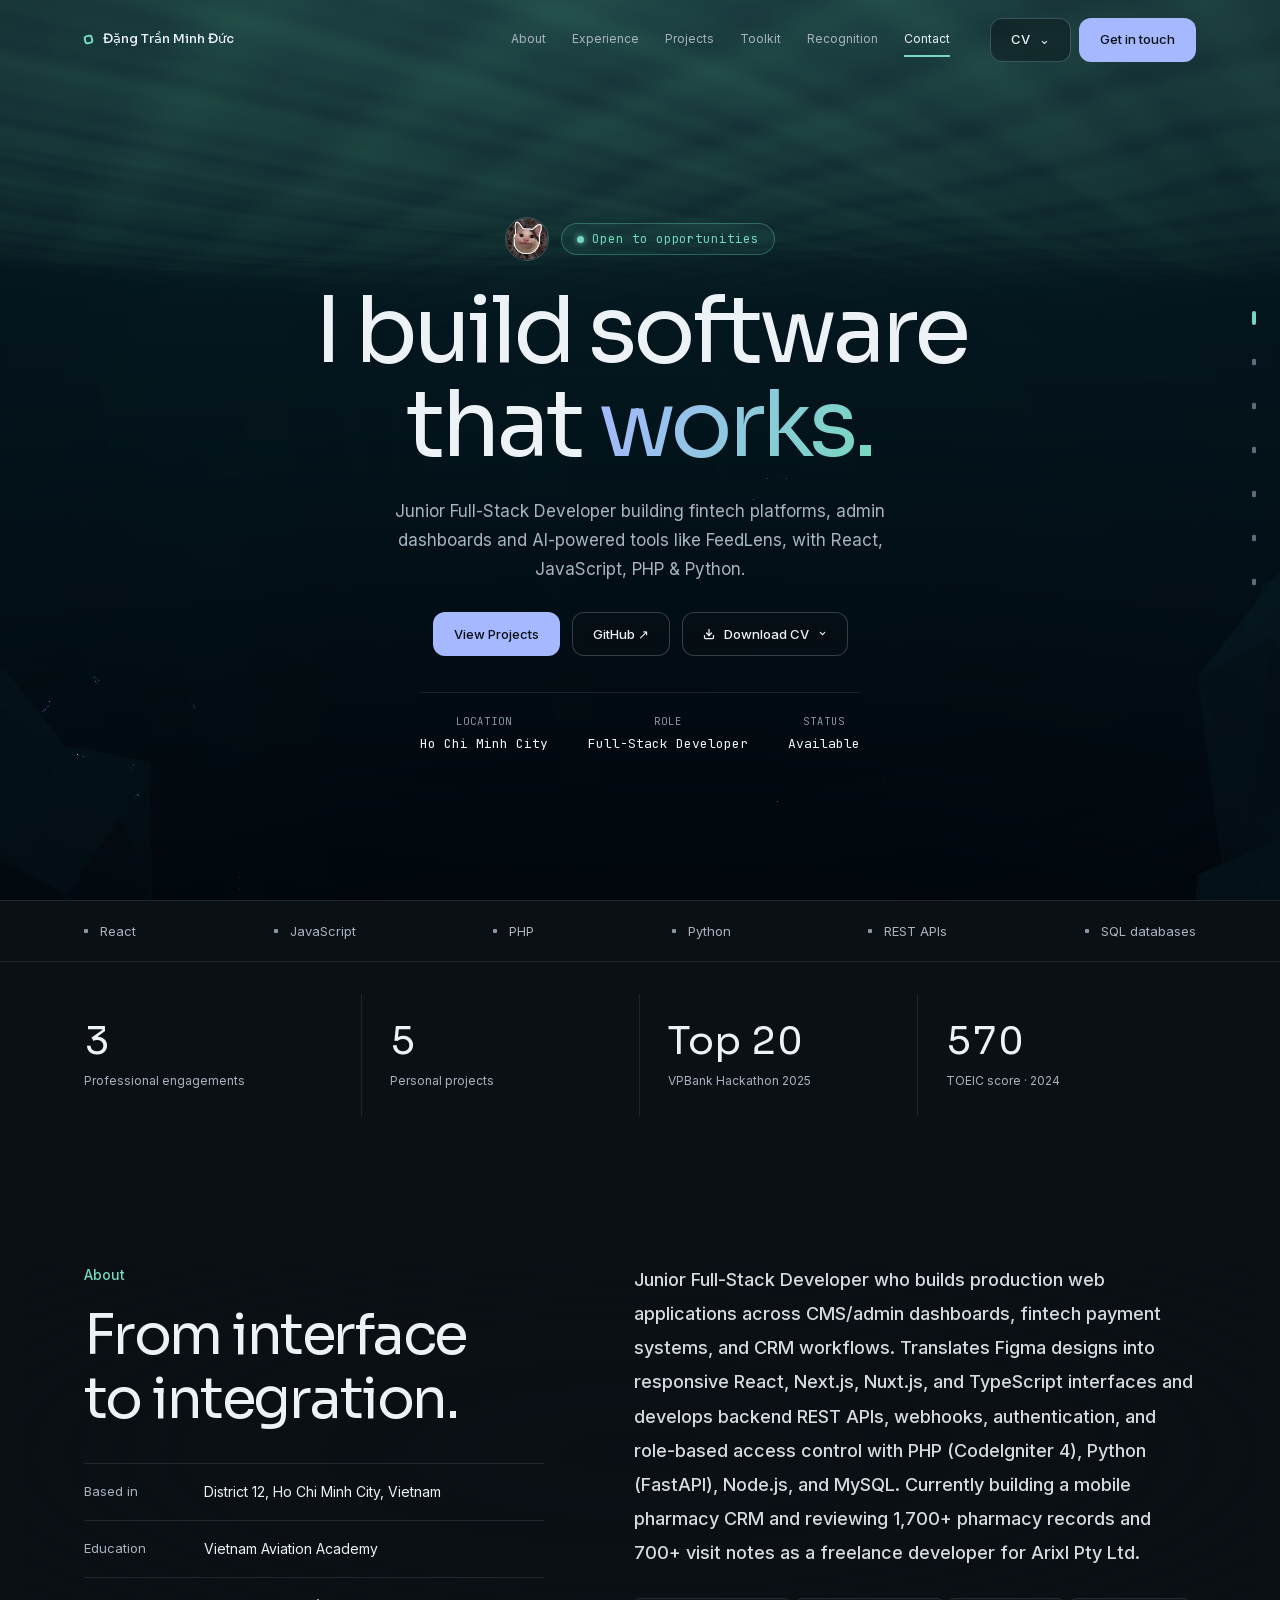
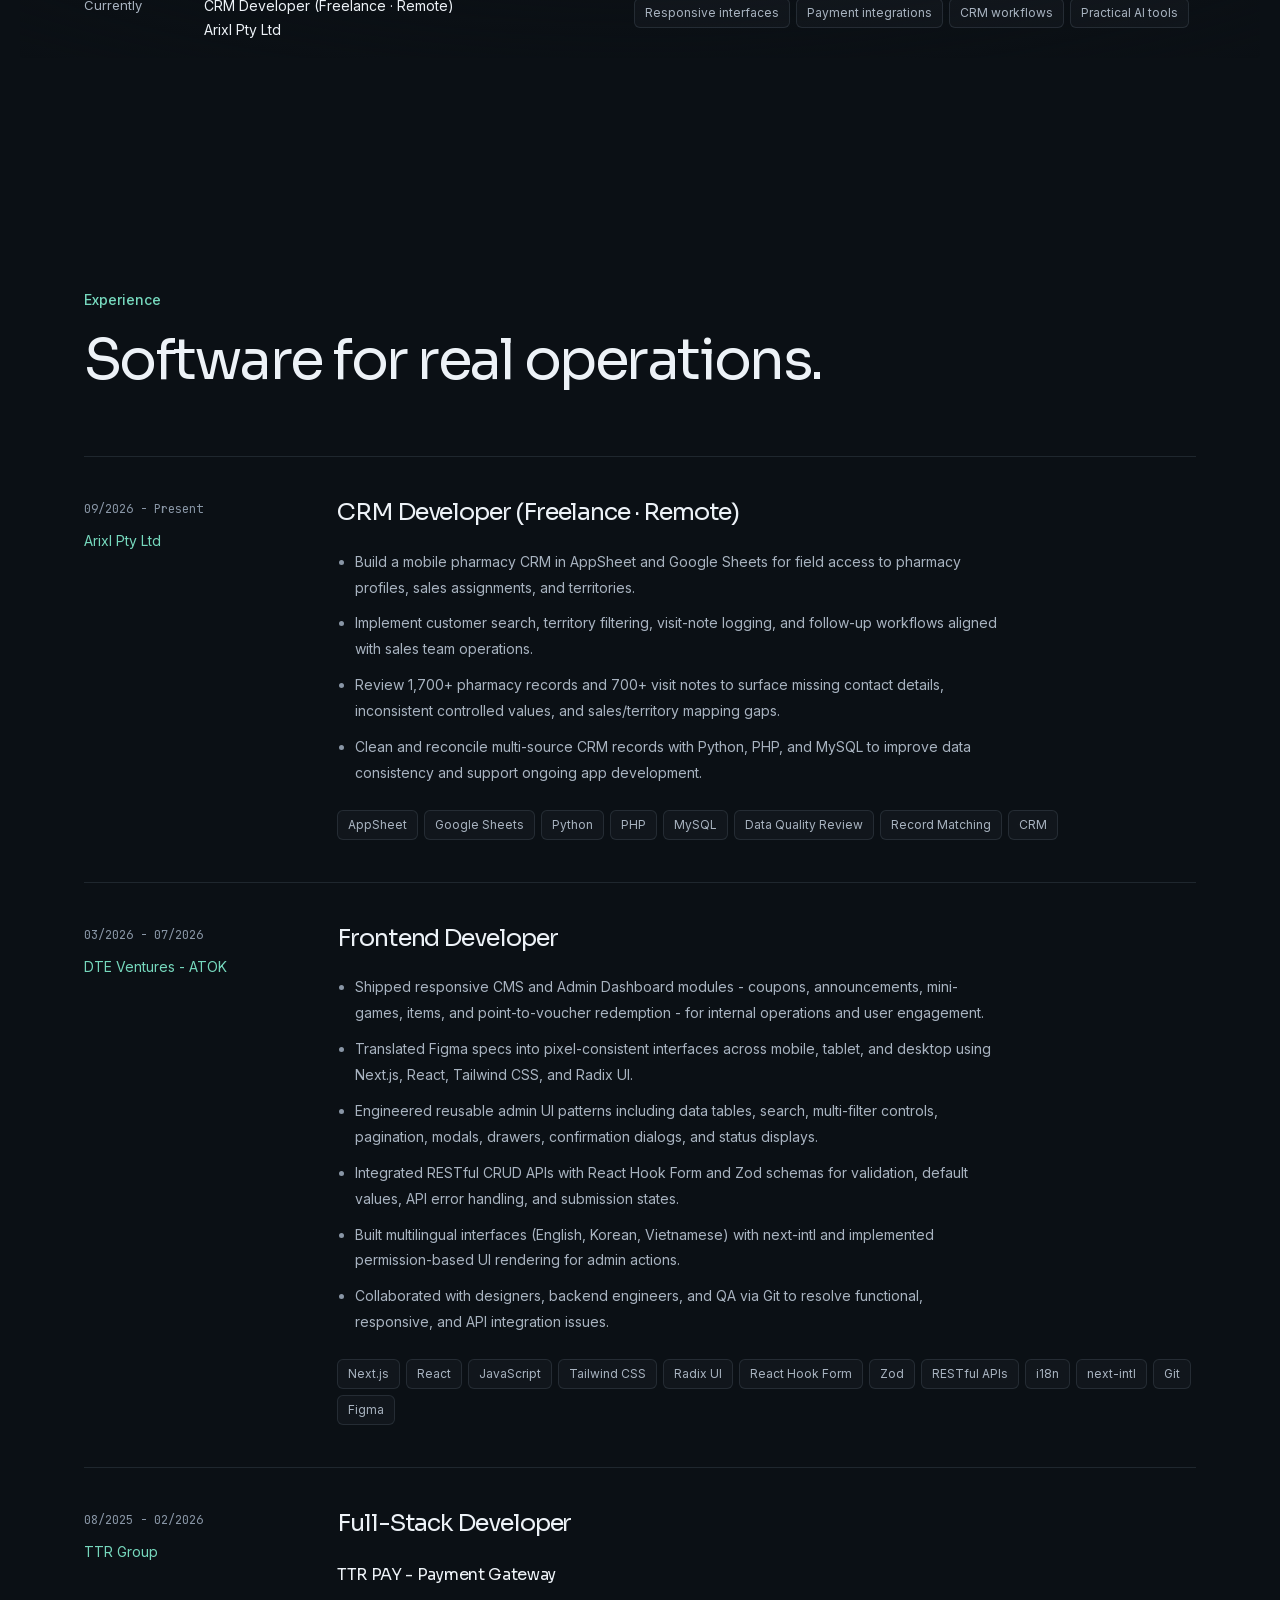
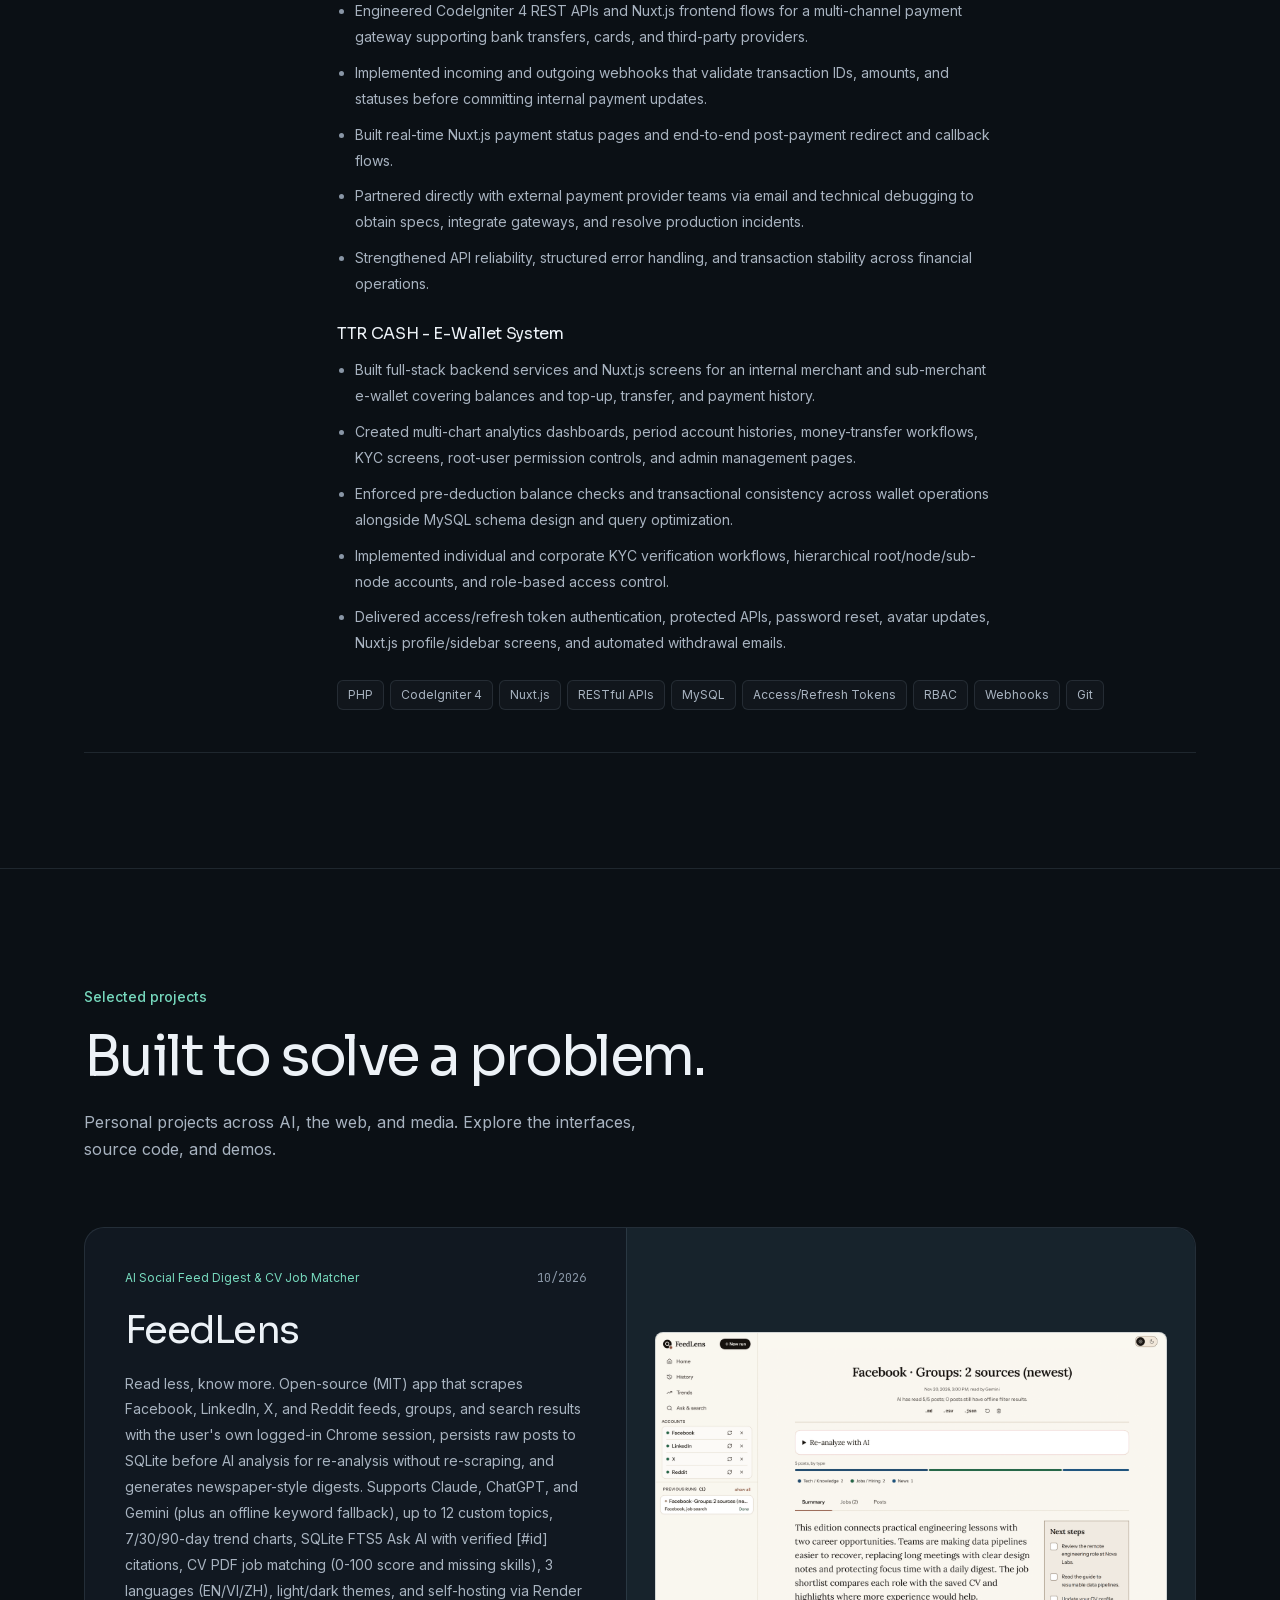
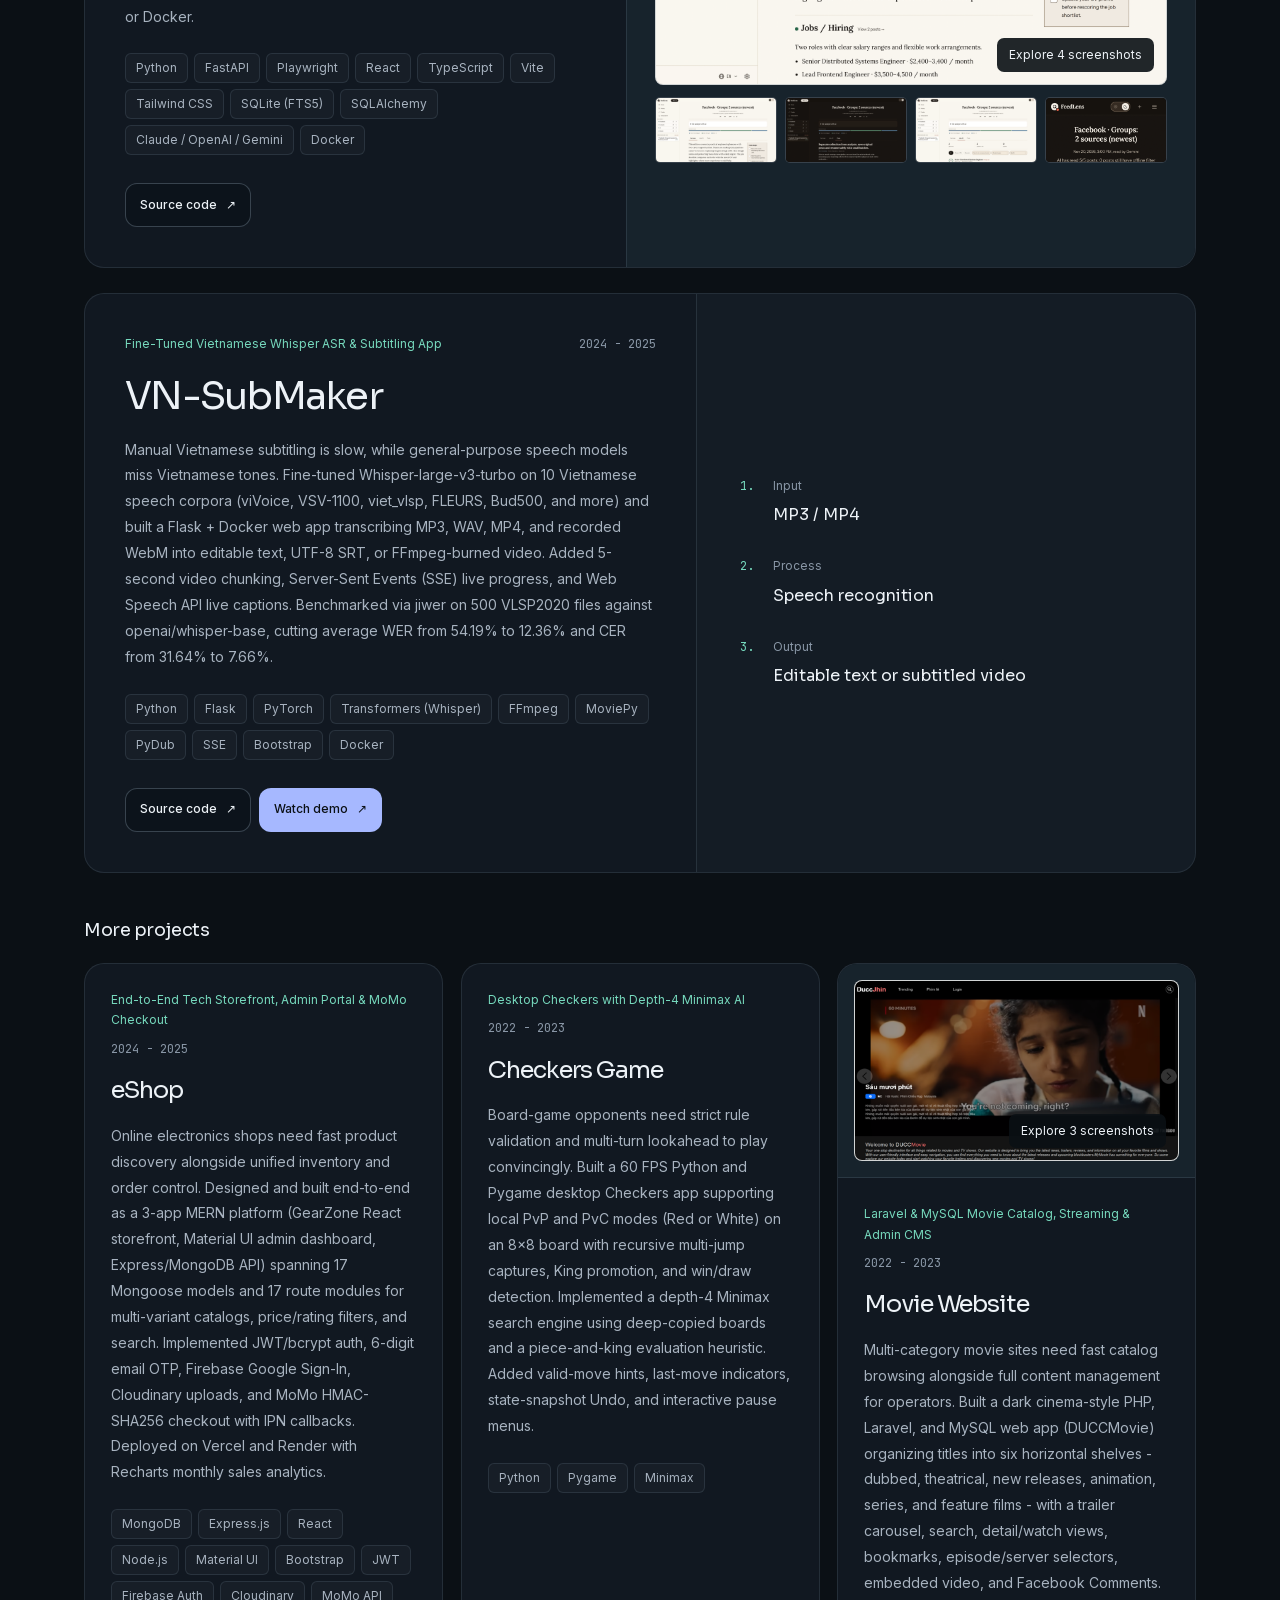
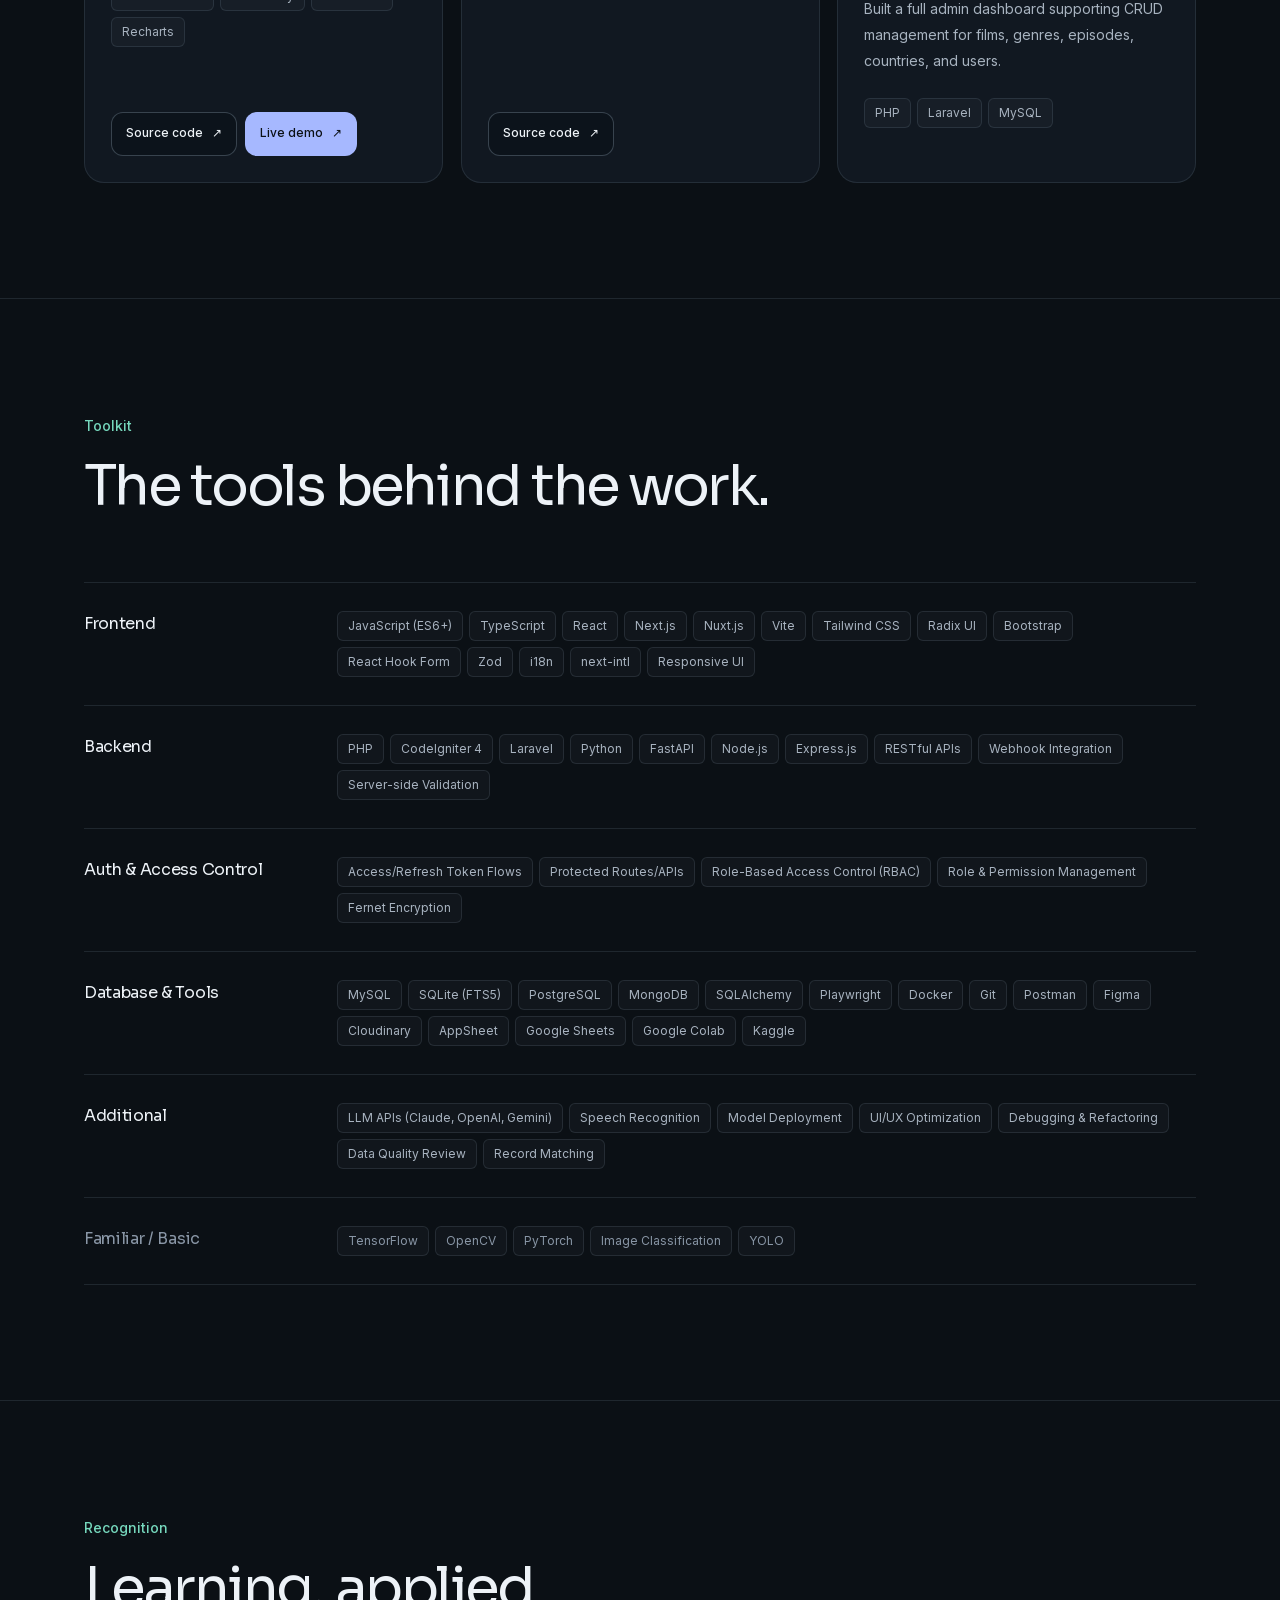
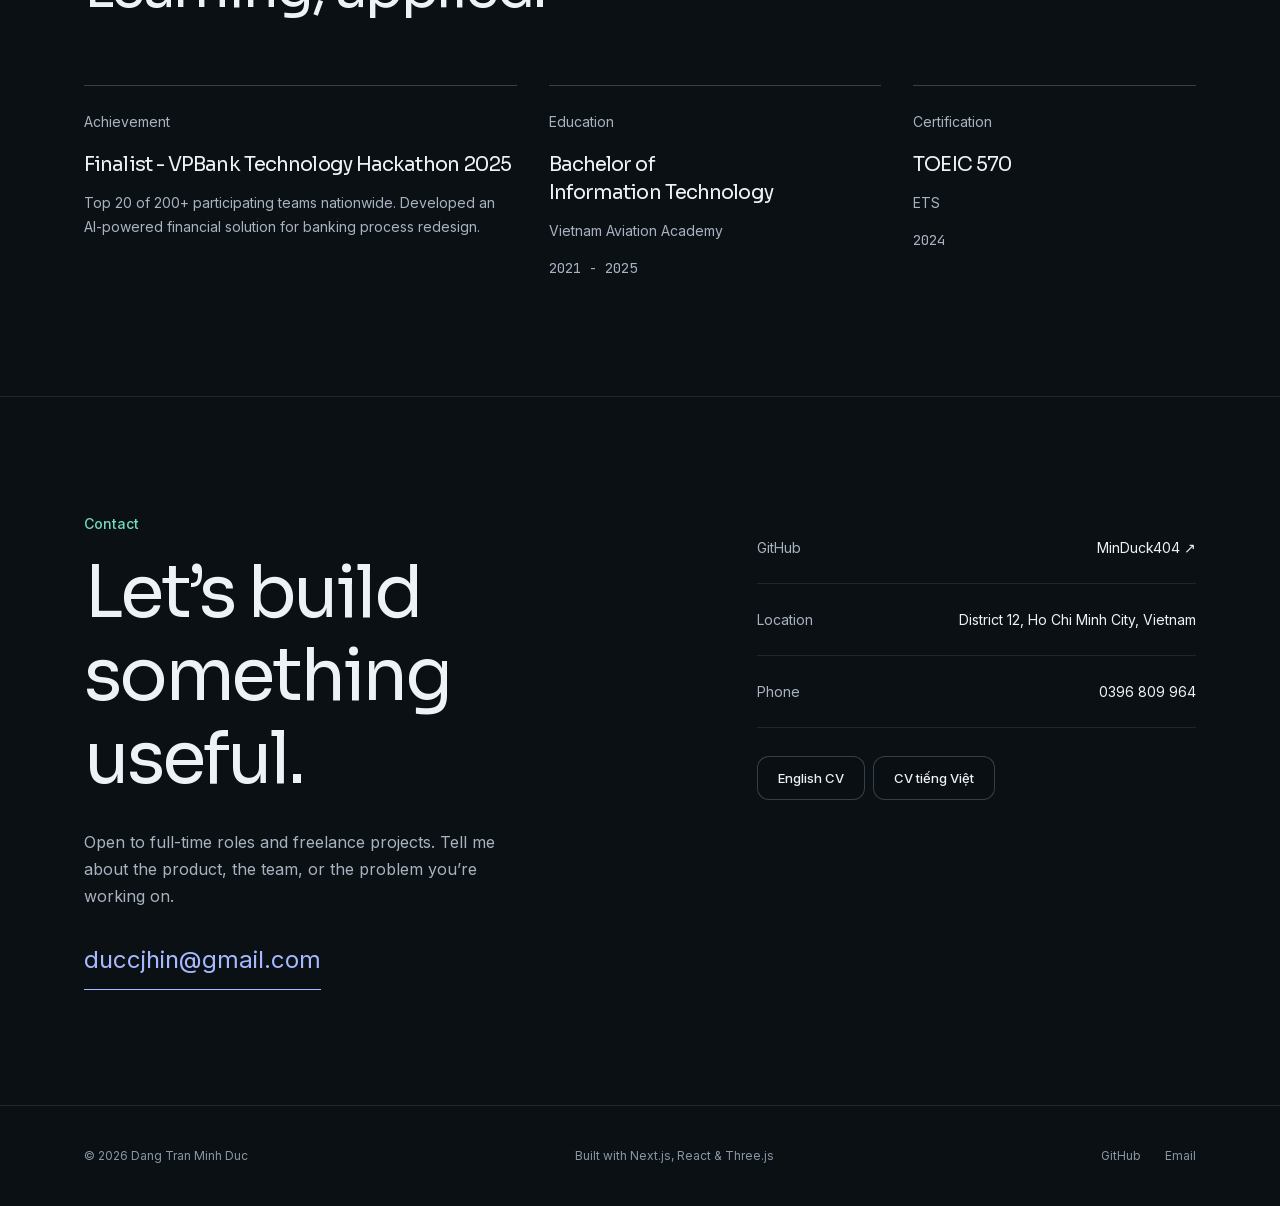
<file: index.html>
<!DOCTYPE html><html lang="en" class="_2cDd2q_variable FyAr4G_variable bf8DeW_variable"><head><meta charSet="utf-8"/><meta name="viewport" content="width=device-width, initial-scale=1"/><link rel="preload" href="/_next/static/media/07c7676b89ed2778-s.p.2bn3s6zvc0dyp.woff2" as="font" crossorigin="" type="font/woff2"/><link rel="preload" href="/_next/static/media/45462fd7b7c12654-s.p.0k62hbripvv8p.woff2" as="font" crossorigin="" type="font/woff2"/><link rel="preload" href="/_next/static/media/6ab8047046f37653-s.p.2c73azlrfvwd_.woff2" as="font" crossorigin="" type="font/woff2"/><link rel="preload" href="/_next/static/media/72eb887780d91848-s.p.1_wjncogyh-s7.woff2" as="font" crossorigin="" type="font/woff2"/><link rel="preload" href="/_next/static/media/abc90e3a599e849c-s.p.2y2uoi4t910qy.woff2" as="font" crossorigin="" type="font/woff2"/><link rel="preload" as="image" href="/avatar.png"/><link rel="stylesheet" href="/_next/static/chunks/1v0h8z31r_ug2.css" data-precedence="next"/><link rel="preload" as="script" fetchPriority="low" href="/_next/static/chunks/13yfvoe-sf31p.js"/><script src="/_next/static/chunks/3jutukwb4v1i2.js" async=""></script><script src="/_next/static/chunks/1k6vud4yuzdun.js" async=""></script><script src="/_next/static/chunks/turbopack-2u1d16houkiyo.js" async=""></script><script src="/_next/static/chunks/00se5r837o1p9.js" async=""></script><script src="/_next/static/chunks/1ez3kbrl2d0e9.js" async=""></script><script src="/_next/static/chunks/1g6-qc2a6ce0q.js" async=""></script><title>Dang Tran Minh Duc - Full-Stack Developer</title><meta name="description" content="Portfolio of Dang Tran Minh Duc. Junior Full-Stack Developer working with React · JavaScript · PHP · Python. Based in District 12, Ho Chi Minh City, Vietnam."/><meta name="author" content="Dang Tran Minh Duc"/><meta name="keywords" content="Full-Stack Developer,React,Next.js,PHP,Vietnam,Dang Tran Minh Duc"/><link rel="canonical" href="https://minduck404.github.io"/><meta property="og:title" content="Dang Tran Minh Duc - Full-Stack Developer"/><meta property="og:description" content="Junior Full-Stack Developer · React · JavaScript · PHP · Python"/><meta property="og:url" content="https://minduck404.github.io"/><meta property="og:type" content="website"/><meta name="twitter:card" content="summary"/><meta name="twitter:title" content="Dang Tran Minh Duc - Full-Stack Developer"/><meta name="twitter:description" content="Junior Full-Stack Developer · React · JavaScript · PHP · Python"/><link rel="icon" href="/favicon.ico?favicon.1a7jkmvumotou.ico" sizes="48x48" type="image/x-icon"/><link rel="icon" href="/icon.svg?icon.0v0g8li369ij8.svg" sizes="any" type="image/svg+xml"/><link rel="apple-touch-icon" href="/apple-icon.png?apple-icon.3u8dvg290znmr.png" sizes="180x180" type="image/png"/><meta name="next-size-adjust" content=""/><script src="/_next/static/chunks/0cz1d0mv5g_q7.js" noModule=""></script></head><body><div hidden=""><!--$--><!--/$--></div><a href="#main-content" class="skip-link">Skip to content</a><div class="preloader"><div class="preloader-name">Đặng Trần Minh Đức  -  Ho Chi Minh City, Vietnam</div><div class="preloader-bar-wrap"><div class="preloader-bar"></div></div></div><!--$!--><template data-dgst=""></template><!--/$--><div class="cursor-spotlight" aria-hidden="true"></div><header class="site-nav"><div class="section-inner nav-inner"><a href="#hero" class="brand" aria-label="Dang Tran Minh Duc, home"><span class="brand-mark" aria-hidden="true"></span>Đặng Trần Minh Đức</a><nav class="nav-desktop" aria-label="Main navigation"><a href="#about" class="nav-link">About</a><a href="#experience" class="nav-link">Experience</a><a href="#projects" class="nav-link">Projects</a><a href="#toolkit" class="nav-link">Toolkit</a><a href="#achievements" class="nav-link">Recognition</a><a href="#contact" class="nav-link">Contact</a></nav><div class="nav-actions"><div class="cv-dropdown-wrap"><button type="button" class="btn-cv-trigger">CV <span aria-hidden="true">⌄</span></button><div class="cv-dropdown"><div class="cv-dropdown-inner"><a href="/Dang-Tran-Minh-Duc-CV.pdf" download="" class="cv-option" lang="en">English CV</a><a href="/Dang-Tran-Minh-Duc-CV-VI.pdf" download="" class="cv-option" lang="vi">CV tiếng Việt</a></div></div></div><a href="#contact" class="btn-primary">Get in touch</a></div><button type="button" class="icon-button nav-hamburger" aria-label="Open navigation" aria-haspopup="dialog" aria-controls="mobile-navigation"><svg width="20" height="20" viewBox="0 0 24 24" fill="none" stroke="currentColor" stroke-width="1.5" aria-hidden="true"><path d="M4 8h16M4 16h16"></path></svg></button></div></header><dialog id="mobile-navigation" class="mobile-sheet" aria-labelledby="navigation-title" data-lenis-prevent="true"><div class="mobile-sheet-header"><span id="navigation-title">Navigation</span><button type="button" class="icon-button" aria-label="Close navigation">×</button></div><nav class="mobile-links" aria-label="Mobile navigation"><a href="#about">About</a><a href="#experience">Experience</a><a href="#projects">Projects</a><a href="#toolkit">Toolkit</a><a href="#achievements">Recognition</a><a href="#contact">Contact</a></nav><a href="mailto:duccjhin@gmail.com" class="btn-primary">Send an email</a><div class="mobile-downloads"><a href="/Dang-Tran-Minh-Duc-CV.pdf" download="" class="btn-secondary">English CV</a><a href="/Dang-Tran-Minh-Duc-CV-VI.pdf" download="" class="btn-secondary" lang="vi">CV tiếng Việt</a></div></dialog><div class="scroll-progress" aria-hidden="true" style="transform:scaleX(0)"></div><nav class="dot-nav" aria-label="Section navigation"><a href="#hero" aria-label="Home" aria-current="location"><span class="dot-nav-label">Home</span><span class="dot-nav-dot" aria-hidden="true"></span></a><a href="#about" aria-label="About"><span class="dot-nav-label">About</span><span class="dot-nav-dot" aria-hidden="true"></span></a><a href="#experience" aria-label="Experience"><span class="dot-nav-label">Experience</span><span class="dot-nav-dot" aria-hidden="true"></span></a><a href="#projects" aria-label="Projects"><span class="dot-nav-label">Projects</span><span class="dot-nav-dot" aria-hidden="true"></span></a><a href="#toolkit" aria-label="Toolkit"><span class="dot-nav-label">Toolkit</span><span class="dot-nav-dot" aria-hidden="true"></span></a><a href="#achievements" aria-label="Recognition"><span class="dot-nav-label">Recognition</span><span class="dot-nav-dot" aria-hidden="true"></span></a><a href="#contact" aria-label="Contact"><span class="dot-nav-label">Contact</span><span class="dot-nav-dot" aria-hidden="true"></span></a></nav><main id="main-content" tabindex="-1" class="page-content"><section id="hero" class="hero" style="scroll-margin-top:var(--nav-h)"><div class="section-inner hero-top"><div class="hero-identity"><div class="hero-avatar"><img alt="Dang Tran Minh Duc" decoding="async" data-nimg="fill" style="position:absolute;height:100%;width:100%;left:0;top:0;right:0;bottom:0;object-fit:cover;color:transparent" src="/avatar.png"/></div><span class="hero-status"><span class="hero-status-dot"></span>Open to opportunities</span></div><h1 class="hero-title">I build software<br/>that <span class="g">works.</span></h1></div><div class="section-inner hero-bottom"><p class="hero-sub">Junior Full-Stack Developer<!-- --> building fintech platforms, admin dashboards and AI-powered tools like FeedLens, with <!-- -->React, JavaScript, PHP &amp; Python<!-- -->.</p><div class="hero-ctas"><a href="#projects" class="btn-primary">View Projects</a><a href="https://github.com/MinDuck404" target="_blank" rel="noopener noreferrer" class="btn-secondary">GitHub ↗</a><div class="cv-dropdown-wrap"><button class="btn-cv-trigger"><svg width="12" height="12" viewBox="0 0 24 24" fill="none" stroke="currentColor" stroke-width="2.5" stroke-linecap="round" stroke-linejoin="round" aria-hidden="true"><path d="M21 15v4a2 2 0 0 1-2 2H5a2 2 0 0 1-2-2v-4"></path><polyline points="7 10 12 15 17 10"></polyline><line x1="12" y1="15" x2="12" y2="3"></line></svg>Download CV<svg width="9" height="9" viewBox="0 0 24 24" fill="none" stroke="currentColor" stroke-width="3" stroke-linecap="round" aria-hidden="true"><polyline points="6 9 12 15 18 9"></polyline></svg></button><div class="cv-dropdown"><div class="cv-dropdown-inner"><a href="/Dang-Tran-Minh-Duc-CV.pdf" download="" class="cv-option"><span>🇬🇧</span> English</a><a href="/Dang-Tran-Minh-Duc-CV-VI.pdf" download="" class="cv-option"><span>🇻🇳</span> Tiếng Việt</a></div></div></div></div><dl class="hero-meta"><div><dt>Location</dt><dd>Ho Chi Minh City</dd></div><div><dt>Role</dt><dd>Full-Stack Developer</dd></div><div><dt>Status</dt><dd>Available</dd></div></dl></div><style>
        .hero {
          position: relative; z-index: 1;
          min-height: 100svh;
          display: flex; flex-direction: column; justify-content: center; gap: 0;
          overflow: hidden;
          padding: calc(var(--nav-h) + 2.5rem) 0 3rem;
        }
        .hero-top, .hero-bottom {
          position: relative; z-index: 2; width: 100%;
          display: flex; flex-direction: column; align-items: center; text-align: center;
        }
        .hero-identity { display: flex; align-items: center; gap: 12px; margin-bottom: 1.5rem; }
        .hero-avatar {
          position: relative; width: 44px; height: 44px; flex-shrink: 0;
          border-radius: 50%; overflow: hidden;
          border: 1px solid var(--line-hi);
        }
        .hero-status {
          display: inline-flex; align-items: center; gap: 8px;
          padding: 0.3rem 0.95rem; border-radius: 999px;
          border: 1px solid rgba(111,227,196,0.3);
          background: rgba(111,227,196,0.06);
          font-family: var(--font-mono); font-size: 12px;
          color: var(--mint); letter-spacing: 0.08em;
        }
        .hero-status-dot {
          width: 7px; height: 7px; border-radius: 50%;
          background: var(--mint); box-shadow: 0 0 6px var(--mint);
          animation: heroPulse 2s ease-in-out infinite;
        }
        .hero-title {
          font-size: clamp(40px, 7.2vw, 92px);
          font-weight: 400; letter-spacing: -0.045em; line-height: 1.02;
          margin: 0;
        }
        .hero-sub {
          font-size: clamp(15px, 1.35vw, 17px);
          color: var(--muted); line-height: 1.7;
          max-width: 560px; margin: 1.5rem 0 1.75rem;
        }
        .hero-ctas { display: flex; gap: 0.75rem; flex-wrap: wrap; justify-content: center; align-items: center; }
        .hero-meta {
          display: flex; flex-wrap: wrap; justify-content: center; gap: 1rem 2.5rem;
          margin: 2.25rem 0 0; padding-top: 1.25rem;
          border-top: 1px solid var(--line);
        }
        .hero-meta dt {
          font-family: var(--font-mono); font-size: 10.5px; color: var(--dim);
          letter-spacing: 0.1em; text-transform: uppercase; margin-bottom: 2px;
        }
        .hero-meta dd { font-family: var(--font-mono); font-size: 13px; color: var(--text, #e9ecf1); margin: 0; }
        @keyframes heroPulse {
          0%, 100% { opacity: 1; }
          50%       { opacity: 0.4; }
        }
        @media (max-width: 700px) {
          .hero-meta { gap: 0.75rem 1.5rem; }
        }
        @media (prefers-reduced-motion: reduce) {
          .hero-status-dot { animation: none; }
        }
      </style></section><div class="ticker"><ul class="section-inner ticker-inner" aria-label="Core technologies"><li class="ticker-item">React</li><li class="ticker-item">JavaScript</li><li class="ticker-item">PHP</li><li class="ticker-item">Python</li><li class="ticker-item">REST APIs</li><li class="ticker-item">SQL databases</li></ul></div><section class="stats-section" aria-label="At a glance"><div class="section-inner"><div class="reveal "><dl class="stats-grid"><div class="stat-cell"><dt class="stat-label">Professional engagements</dt><dd class="stat-value">3</dd></div><div class="stat-cell"><dt class="stat-label">Personal projects</dt><dd class="stat-value">5</dd></div><div class="stat-cell" title="Top 20 of 200+ participating teams nationwide. Developed an AI-powered financial solution for banking process redesign."><dt class="stat-label">VPBank Hackathon 2025</dt><dd class="stat-value">Top 20</dd></div><div class="stat-cell"><dt class="stat-label">TOEIC score · 2024</dt><dd class="stat-value">570</dd></div></dl></div></div></section><section id="about" class="section" aria-labelledby="about-title"><div class="section-inner about-grid text-scrim"><div class="reveal "><span class="section-tag">About</span><h2 id="about-title" class="section-h2">From interface<br/>to integration.</h2><dl class="about-facts"><div><dt>Based in</dt><dd>District 12, Ho Chi Minh City, Vietnam</dd></div><div><dt>Education</dt><dd>Vietnam Aviation Academy</dd></div><div><dt>Currently</dt><dd>CRM Developer (Freelance · Remote)<br/>Arixl Pty Ltd</dd></div></dl></div><div class="reveal "><p class="about-summary">Junior Full-Stack Developer who builds production web applications across CMS/admin dashboards, fintech payment systems, and CRM workflows. Translates Figma designs into responsive React, Next.js, Nuxt.js, and TypeScript interfaces and develops backend REST APIs, webhooks, authentication, and role-based access control with PHP (CodeIgniter 4), Python (FastAPI), Node.js, and MySQL. Currently building a mobile pharmacy CRM and reviewing 1,700+ pharmacy records and 700+ visit notes as a freelance developer for Arixl Pty Ltd.</p><ul class="stack-list" style="margin-top:28px" aria-label="Focus areas"><li class="chip">Responsive interfaces</li><li class="chip">Payment integrations</li><li class="chip">CRM workflows</li><li class="chip">Practical AI tools</li></ul></div></div></section><section id="experience" class="section" aria-labelledby="experience-title"><div class="section-inner"><div class="reveal section-header"><span class="section-tag">Experience</span><h2 id="experience-title" class="section-h2">Software for real operations.</h2></div><div class="experience-list"><div class="reveal "><article class="exp-row"><div><p class="exp-dates">09/2026 - Present</p><p class="exp-company">Arixl Pty Ltd</p></div><div class="exp-content"><h3 class="exp-role">CRM Developer (Freelance · Remote)</h3><ul class="exp-bullets"><li>Build a mobile pharmacy CRM in AppSheet and Google Sheets for field access to pharmacy profiles, sales assignments, and territories.</li><li>Implement customer search, territory filtering, visit-note logging, and follow-up workflows aligned with sales team operations.</li><li>Review 1,700+ pharmacy records and 700+ visit notes to surface missing contact details, inconsistent controlled values, and sales/territory mapping gaps.</li><li>Clean and reconcile multi-source CRM records with Python, PHP, and MySQL to improve data consistency and support ongoing app development.</li></ul><ul class="stack-list" aria-label="Arixl Pty Ltd technologies"><li class="chip">AppSheet</li><li class="chip">Google Sheets</li><li class="chip">Python</li><li class="chip">PHP</li><li class="chip">MySQL</li><li class="chip">Data Quality Review</li><li class="chip">Record Matching</li><li class="chip">CRM</li></ul></div></article></div><div class="reveal "><article class="exp-row"><div><p class="exp-dates">03/2026 - 07/2026</p><p class="exp-company">DTE Ventures - ATOK</p></div><div class="exp-content"><h3 class="exp-role">Frontend Developer</h3><ul class="exp-bullets"><li>Shipped responsive CMS and Admin Dashboard modules - coupons, announcements, mini-games, items, and point-to-voucher redemption - for internal operations and user engagement.</li><li>Translated Figma specs into pixel-consistent interfaces across mobile, tablet, and desktop using Next.js, React, Tailwind CSS, and Radix UI.</li><li>Engineered reusable admin UI patterns including data tables, search, multi-filter controls, pagination, modals, drawers, confirmation dialogs, and status displays.</li><li>Integrated RESTful CRUD APIs with React Hook Form and Zod schemas for validation, default values, API error handling, and submission states.</li><li>Built multilingual interfaces (English, Korean, Vietnamese) with next-intl and implemented permission-based UI rendering for admin actions.</li><li>Collaborated with designers, backend engineers, and QA via Git to resolve functional, responsive, and API integration issues.</li></ul><ul class="stack-list" aria-label="DTE Ventures - ATOK technologies"><li class="chip">Next.js</li><li class="chip">React</li><li class="chip">JavaScript</li><li class="chip">Tailwind CSS</li><li class="chip">Radix UI</li><li class="chip">React Hook Form</li><li class="chip">Zod</li><li class="chip">RESTful APIs</li><li class="chip">i18n</li><li class="chip">next-intl</li><li class="chip">Git</li><li class="chip">Figma</li></ul></div></article></div><div class="reveal "><article class="exp-row"><div><p class="exp-dates">08/2025 - 02/2026</p><p class="exp-company">TTR Group</p></div><div class="exp-content"><h3 class="exp-role">Full-Stack Developer</h3><div class="exp-project"><h4>TTR PAY - Payment Gateway</h4><ul class="exp-bullets"><li>Engineered CodeIgniter 4 REST APIs and Nuxt.js frontend flows for a multi-channel payment gateway supporting bank transfers, cards, and third-party providers.</li><li>Implemented incoming and outgoing webhooks that validate transaction IDs, amounts, and statuses before committing internal payment updates.</li><li>Built real-time Nuxt.js payment status pages and end-to-end post-payment redirect and callback flows.</li><li>Partnered directly with external payment provider teams via email and technical debugging to obtain specs, integrate gateways, and resolve production incidents.</li><li>Strengthened API reliability, structured error handling, and transaction stability across financial operations.</li></ul></div><div class="exp-project"><h4>TTR CASH - E-Wallet System</h4><ul class="exp-bullets"><li>Built full-stack backend services and Nuxt.js screens for an internal merchant and sub-merchant e-wallet covering balances and top-up, transfer, and payment history.</li><li>Created multi-chart analytics dashboards, period account histories, money-transfer workflows, KYC screens, root-user permission controls, and admin management pages.</li><li>Enforced pre-deduction balance checks and transactional consistency across wallet operations alongside MySQL schema design and query optimization.</li><li>Implemented individual and corporate KYC verification workflows, hierarchical root/node/sub-node accounts, and role-based access control.</li><li>Delivered access/refresh token authentication, protected APIs, password reset, avatar updates, Nuxt.js profile/sidebar screens, and automated withdrawal emails.</li></ul></div><ul class="stack-list" aria-label="TTR Group technologies"><li class="chip">PHP</li><li class="chip">CodeIgniter 4</li><li class="chip">Nuxt.js</li><li class="chip">RESTful APIs</li><li class="chip">MySQL</li><li class="chip">Access/Refresh Tokens</li><li class="chip">RBAC</li><li class="chip">Webhooks</li><li class="chip">Git</li></ul></div></article></div></div></div></section><section id="projects" class="section section-tinted" aria-labelledby="projects-title"><div class="section-inner"><div class="reveal section-header"><span class="section-tag">Selected projects</span><h2 id="projects-title" class="section-h2">Built to solve a problem.</h2><p class="section-intro">Personal projects across AI, the web, and media. Explore the interfaces, source code, and demos.</p></div><div class="featured-projects"><div class="reveal "><div class="project-card project-featured" style="transform:perspective(1200px)"><article class="project-layout" aria-labelledby="feedlens-title"><div class="project-content"><div class="project-meta"><span>AI Social Feed Digest &amp; CV Job Matcher</span><span class="metadata">10/2026</span></div><h3 id="feedlens-title" class="project-title">FeedLens</h3><p class="project-description">Read less, know more. Open-source (MIT) app that scrapes Facebook, LinkedIn, X, and Reddit feeds, groups, and search results with the user&#x27;s own logged-in Chrome session, persists raw posts to SQLite before AI analysis for re-analysis without re-scraping, and generates newspaper-style digests. Supports Claude, ChatGPT, and Gemini (plus an offline keyword fallback), up to 12 custom topics, 7/30/90-day trend charts, SQLite FTS5 Ask AI with verified [#id] citations, CV PDF job matching (0-100 score and missing skills), 3 languages (EN/VI/ZH), light/dark themes, and self-hosting via Render or Docker.</p><ul class="stack-list" aria-label="FeedLens technologies"><li class="chip">Python</li><li class="chip">FastAPI</li><li class="chip">Playwright</li><li class="chip">React</li><li class="chip">TypeScript</li><li class="chip">Vite</li><li class="chip">Tailwind CSS</li><li class="chip">SQLite (FTS5)</li><li class="chip">SQLAlchemy</li><li class="chip">Claude / OpenAI / Gemini</li><li class="chip">Docker</li></ul><div class="project-actions"><a href="https://github.com/MinDuck404/feedlens" target="_blank" rel="noopener noreferrer" class="btn-code" aria-label="View FeedLens source code">Source code <span aria-hidden="true">↗</span></a></div></div><div class="project-media"><button type="button" class="project-cover" aria-label="Open FeedLens screenshot gallery" aria-haspopup="dialog"><img alt="FeedLens application interface" loading="lazy" width="1200" height="800" decoding="async" data-nimg="1" style="color:transparent" src="/feedlens/feedlens-1.png"/><span class="project-preview-label">Explore <!-- -->4<!-- --> screenshots</span></button><div class="project-thumbnails" aria-label="FeedLens screenshots"><button type="button" aria-label="Open FeedLens screenshot 1" aria-haspopup="dialog"><img alt="" loading="lazy" width="200" height="120" decoding="async" data-nimg="1" style="color:transparent" src="/feedlens/feedlens-1.png"/></button><button type="button" aria-label="Open FeedLens screenshot 2" aria-haspopup="dialog"><img alt="" loading="lazy" width="200" height="120" decoding="async" data-nimg="1" style="color:transparent" src="/feedlens/feedlens-2.png"/></button><button type="button" aria-label="Open FeedLens screenshot 3" aria-haspopup="dialog"><img alt="" loading="lazy" width="200" height="120" decoding="async" data-nimg="1" style="color:transparent" src="/feedlens/feedlens-3.png"/></button><button type="button" aria-label="Open FeedLens screenshot 4" aria-haspopup="dialog"><img alt="" loading="lazy" width="200" height="120" decoding="async" data-nimg="1" style="color:transparent" src="/feedlens/feedlens-4.png"/></button></div></div><dialog class="lightbox" aria-labelledby="feedlens-gallery-title" data-lenis-prevent="true"><div class="lightbox-header"><h3 id="feedlens-gallery-title">FeedLens<!-- --> <span class="metadata">/ Screenshot <!-- -->1<!-- --> of <!-- -->4</span></h3><div class="lightbox-tools"><button type="button" class="icon-button" disabled="" aria-label="Zoom out">−</button><button type="button" class="icon-button" aria-label="Reset zoom" style="width:60px;font-size:12px">100<!-- -->%</button><button type="button" class="icon-button" aria-label="Zoom in">+</button><button type="button" class="icon-button" aria-label="Close screenshot gallery">×</button></div></div><div class="lightbox-stage"><div class="lightbox-image-viewport"><div class="lightbox-image-size" style="width:100%;height:100%"><img alt="FeedLens application, screenshot 1 of 4" draggable="false" loading="lazy" width="1600" height="1000" decoding="async" data-nimg="1" class="lightbox-image" style="color:transparent" src="/feedlens/feedlens-1.png"/></div></div><button type="button" class="icon-button lightbox-prev" aria-label="Previous screenshot">‹</button><button type="button" class="icon-button lightbox-next" aria-label="Next screenshot">›</button></div><div class="lightbox-footer" aria-label="Choose screenshot"><button type="button" class="lightbox-thumb" aria-pressed="true" aria-label="Show screenshot 1"><img alt="" loading="lazy" width="152" height="92" decoding="async" data-nimg="1" style="color:transparent" src="/feedlens/feedlens-1.png"/></button><button type="button" class="lightbox-thumb" aria-pressed="false" aria-label="Show screenshot 2"><img alt="" loading="lazy" width="152" height="92" decoding="async" data-nimg="1" style="color:transparent" src="/feedlens/feedlens-2.png"/></button><button type="button" class="lightbox-thumb" aria-pressed="false" aria-label="Show screenshot 3"><img alt="" loading="lazy" width="152" height="92" decoding="async" data-nimg="1" style="color:transparent" src="/feedlens/feedlens-3.png"/></button><button type="button" class="lightbox-thumb" aria-pressed="false" aria-label="Show screenshot 4"><img alt="" loading="lazy" width="152" height="92" decoding="async" data-nimg="1" style="color:transparent" src="/feedlens/feedlens-4.png"/></button><span class="sr-only" aria-live="polite">Screenshot <!-- -->1<!-- --> of <!-- -->4</span></div></dialog></article></div></div><div class="reveal "><div class="project-card project-featured" style="transform:perspective(1200px)"><article class="project-layout" aria-labelledby="vn-submaker-title"><div class="project-content"><div class="project-meta"><span>Fine-Tuned Vietnamese Whisper ASR &amp; Subtitling App</span><span class="metadata">2024 - 2025</span></div><h3 id="vn-submaker-title" class="project-title">VN-SubMaker</h3><p class="project-description">Manual Vietnamese subtitling is slow, while general-purpose speech models miss Vietnamese tones. Fine-tuned Whisper-large-v3-turbo on 10 Vietnamese speech corpora (viVoice, VSV-1100, viet_vlsp, FLEURS, Bud500, and more) and built a Flask + Docker web app transcribing MP3, WAV, MP4, and recorded WebM into editable text, UTF-8 SRT, or FFmpeg-burned video. Added 5-second video chunking, Server-Sent Events (SSE) live progress, and Web Speech API live captions. Benchmarked via jiwer on 500 VLSP2020 files against openai/whisper-base, cutting average WER from 54.19% to 12.36% and CER from 31.64% to 7.66%.</p><ul class="stack-list" aria-label="VN-SubMaker technologies"><li class="chip">Python</li><li class="chip">Flask</li><li class="chip">PyTorch</li><li class="chip">Transformers (Whisper)</li><li class="chip">FFmpeg</li><li class="chip">MoviePy</li><li class="chip">PyDub</li><li class="chip">SSE</li><li class="chip">Bootstrap</li><li class="chip">Docker</li></ul><div class="project-actions"><a href="https://github.com/MinDuck404/VN-SubMaker" target="_blank" rel="noopener noreferrer" class="btn-code" aria-label="View VN-SubMaker source code">Source code <span aria-hidden="true">↗</span></a><a href="https://youtu.be/AfObzlaI0Ww" target="_blank" rel="noopener noreferrer" class="btn-demo" aria-label="Watch VN-SubMaker demo">Watch demo<!-- --> <span aria-hidden="true">↗</span></a></div></div><div class="project-process" aria-label="Subtitle workflow"><ol><li><span>Input</span>MP3 / MP4</li><li><span>Process</span>Speech recognition</li><li><span>Output</span>Editable text or subtitled video</li></ol></div></article></div></div></div><h3 class="project-archive-title">More projects</h3><div class="projects-grid"><div class="reveal "><div class="project-card" style="transform:perspective(1200px)"><article class="project-layout" aria-labelledby="eshop-title"><div class="project-content"><div class="project-meta"><span>End-to-End Tech Storefront, Admin Portal &amp; MoMo Checkout</span><span class="metadata">2024 - 2025</span></div><h3 id="eshop-title" class="project-title">eShop</h3><p class="project-description">Online electronics shops need fast product discovery alongside unified inventory and order control. Designed and built end-to-end as a 3-app MERN platform (GearZone React storefront, Material UI admin dashboard, Express/MongoDB API) spanning 17 Mongoose models and 17 route modules for multi-variant catalogs, price/rating filters, and search. Implemented JWT/bcrypt auth, 6-digit email OTP, Firebase Google Sign-In, Cloudinary uploads, and MoMo HMAC-SHA256 checkout with IPN callbacks. Deployed on Vercel and Render with Recharts monthly sales analytics.</p><ul class="stack-list" aria-label="eShop technologies"><li class="chip">MongoDB</li><li class="chip">Express.js</li><li class="chip">React</li><li class="chip">Node.js</li><li class="chip">Material UI</li><li class="chip">Bootstrap</li><li class="chip">JWT</li><li class="chip">Firebase Auth</li><li class="chip">Cloudinary</li><li class="chip">MoMo API</li><li class="chip">Recharts</li></ul><div class="project-actions"><a href="https://github.com/MinDuck404/eShop" target="_blank" rel="noopener noreferrer" class="btn-code" aria-label="View eShop source code">Source code <span aria-hidden="true">↗</span></a><a href="https://e-shop-kappa-gilt.vercel.app/" target="_blank" rel="noopener noreferrer" class="btn-demo" aria-label="Open eShop demo">Live demo<!-- --> <span aria-hidden="true">↗</span></a></div></div></article></div></div><div class="reveal "><div class="project-card" style="transform:perspective(1200px)"><article class="project-layout" aria-labelledby="checkers-title"><div class="project-content"><div class="project-meta"><span>Desktop Checkers with Depth-4 Minimax AI</span><span class="metadata">2022 - 2023</span></div><h3 id="checkers-title" class="project-title">Checkers Game</h3><p class="project-description">Board-game opponents need strict rule validation and multi-turn lookahead to play convincingly. Built a 60 FPS Python and Pygame desktop Checkers app supporting local PvP and PvC modes (Red or White) on an 8×8 board with recursive multi-jump captures, King promotion, and win/draw detection. Implemented a depth-4 Minimax search engine using deep-copied boards and a piece-and-king evaluation heuristic. Added valid-move hints, last-move indicators, state-snapshot Undo, and interactive pause menus.</p><ul class="stack-list" aria-label="Checkers Game technologies"><li class="chip">Python</li><li class="chip">Pygame</li><li class="chip">Minimax</li></ul><div class="project-actions"><a href="https://github.com/MinDuck404/Checkers" target="_blank" rel="noopener noreferrer" class="btn-code" aria-label="View Checkers Game source code">Source code <span aria-hidden="true">↗</span></a></div></div></article></div></div><div class="reveal "><div class="project-card" style="transform:perspective(1200px)"><article class="project-layout" aria-labelledby="movie-site-title"><div class="project-content"><div class="project-meta"><span>Laravel &amp; MySQL Movie Catalog, Streaming &amp; Admin CMS</span><span class="metadata">2022 - 2023</span></div><h3 id="movie-site-title" class="project-title">Movie Website</h3><p class="project-description">Multi-category movie sites need fast catalog browsing alongside full content management for operators. Built a dark cinema-style PHP, Laravel, and MySQL web app (DUCCMovie) organizing titles into six horizontal shelves - dubbed, theatrical, new releases, animation, series, and feature films - with a trailer carousel, search, detail/watch views, bookmarks, episode/server selectors, embedded video, and Facebook Comments. Built a full admin dashboard supporting CRUD management for films, genres, episodes, countries, and users.</p><ul class="stack-list" aria-label="Movie Website technologies"><li class="chip">PHP</li><li class="chip">Laravel</li><li class="chip">MySQL</li></ul><div class="project-actions"></div></div><div class="project-media"><button type="button" class="project-cover" aria-label="Open Movie Website screenshot gallery" aria-haspopup="dialog"><img alt="Movie Website application interface" loading="lazy" width="1200" height="800" decoding="async" data-nimg="1" style="color:transparent" src="/movie-1.png"/><span class="project-preview-label">Explore <!-- -->3<!-- --> screenshots</span></button><div class="project-thumbnails" aria-label="Movie Website screenshots"><button type="button" aria-label="Open Movie Website screenshot 1" aria-haspopup="dialog"><img alt="" loading="lazy" width="200" height="120" decoding="async" data-nimg="1" style="color:transparent" src="/movie-1.png"/></button><button type="button" aria-label="Open Movie Website screenshot 2" aria-haspopup="dialog"><img alt="" loading="lazy" width="200" height="120" decoding="async" data-nimg="1" style="color:transparent" src="/movie-2.png"/></button><button type="button" aria-label="Open Movie Website screenshot 3" aria-haspopup="dialog"><img alt="" loading="lazy" width="200" height="120" decoding="async" data-nimg="1" style="color:transparent" src="/movie-3.png"/></button></div></div><dialog class="lightbox" aria-labelledby="movie-site-gallery-title" data-lenis-prevent="true"><div class="lightbox-header"><h3 id="movie-site-gallery-title">Movie Website<!-- --> <span class="metadata">/ Screenshot <!-- -->1<!-- --> of <!-- -->3</span></h3><div class="lightbox-tools"><button type="button" class="icon-button" disabled="" aria-label="Zoom out">−</button><button type="button" class="icon-button" aria-label="Reset zoom" style="width:60px;font-size:12px">100<!-- -->%</button><button type="button" class="icon-button" aria-label="Zoom in">+</button><button type="button" class="icon-button" aria-label="Close screenshot gallery">×</button></div></div><div class="lightbox-stage"><div class="lightbox-image-viewport"><div class="lightbox-image-size" style="width:100%;height:100%"><img alt="Movie Website application, screenshot 1 of 3" draggable="false" loading="lazy" width="1600" height="1000" decoding="async" data-nimg="1" class="lightbox-image" style="color:transparent" src="/movie-1.png"/></div></div><button type="button" class="icon-button lightbox-prev" aria-label="Previous screenshot">‹</button><button type="button" class="icon-button lightbox-next" aria-label="Next screenshot">›</button></div><div class="lightbox-footer" aria-label="Choose screenshot"><button type="button" class="lightbox-thumb" aria-pressed="true" aria-label="Show screenshot 1"><img alt="" loading="lazy" width="152" height="92" decoding="async" data-nimg="1" style="color:transparent" src="/movie-1.png"/></button><button type="button" class="lightbox-thumb" aria-pressed="false" aria-label="Show screenshot 2"><img alt="" loading="lazy" width="152" height="92" decoding="async" data-nimg="1" style="color:transparent" src="/movie-2.png"/></button><button type="button" class="lightbox-thumb" aria-pressed="false" aria-label="Show screenshot 3"><img alt="" loading="lazy" width="152" height="92" decoding="async" data-nimg="1" style="color:transparent" src="/movie-3.png"/></button><span class="sr-only" aria-live="polite">Screenshot <!-- -->1<!-- --> of <!-- -->3</span></div></dialog></article></div></div></div></div></section><section id="toolkit" class="section" aria-labelledby="toolkit-title"><div class="section-inner"><div class="reveal section-header"><span class="section-tag">Toolkit</span><h2 id="toolkit-title" class="section-h2">The tools behind the work.</h2></div><div class="toolkit-list"><div class="reveal "><div class="toolkit-row"><h3>Frontend</h3><ul class="stack-list"><li class="chip">JavaScript (ES6+)</li><li class="chip">TypeScript</li><li class="chip">React</li><li class="chip">Next.js</li><li class="chip">Nuxt.js</li><li class="chip">Vite</li><li class="chip">Tailwind CSS</li><li class="chip">Radix UI</li><li class="chip">Bootstrap</li><li class="chip">React Hook Form</li><li class="chip">Zod</li><li class="chip">i18n</li><li class="chip">next-intl</li><li class="chip">Responsive UI</li></ul></div></div><div class="reveal "><div class="toolkit-row"><h3>Backend</h3><ul class="stack-list"><li class="chip">PHP</li><li class="chip">CodeIgniter 4</li><li class="chip">Laravel</li><li class="chip">Python</li><li class="chip">FastAPI</li><li class="chip">Node.js</li><li class="chip">Express.js</li><li class="chip">RESTful APIs</li><li class="chip">Webhook Integration</li><li class="chip">Server-side Validation</li></ul></div></div><div class="reveal "><div class="toolkit-row"><h3>Auth &amp; Access Control</h3><ul class="stack-list"><li class="chip">Access/Refresh Token Flows</li><li class="chip">Protected Routes/APIs</li><li class="chip">Role-Based Access Control (RBAC)</li><li class="chip">Role &amp; Permission Management</li><li class="chip">Fernet Encryption</li></ul></div></div><div class="reveal "><div class="toolkit-row"><h3>Database &amp; Tools</h3><ul class="stack-list"><li class="chip">MySQL</li><li class="chip">SQLite (FTS5)</li><li class="chip">PostgreSQL</li><li class="chip">MongoDB</li><li class="chip">SQLAlchemy</li><li class="chip">Playwright</li><li class="chip">Docker</li><li class="chip">Git</li><li class="chip">Postman</li><li class="chip">Figma</li><li class="chip">Cloudinary</li><li class="chip">AppSheet</li><li class="chip">Google Sheets</li><li class="chip">Google Colab</li><li class="chip">Kaggle</li></ul></div></div><div class="reveal "><div class="toolkit-row"><h3>Additional</h3><ul class="stack-list"><li class="chip">LLM APIs (Claude, OpenAI, Gemini)</li><li class="chip">Speech Recognition</li><li class="chip">Model Deployment</li><li class="chip">UI/UX Optimization</li><li class="chip">Debugging &amp; Refactoring</li><li class="chip">Data Quality Review</li><li class="chip">Record Matching</li></ul></div></div><div class="reveal "><div class="toolkit-row toolkit-basic"><h3>Familiar / Basic</h3><ul class="stack-list"><li class="chip">TensorFlow</li><li class="chip">OpenCV</li><li class="chip">PyTorch</li><li class="chip">Image Classification</li><li class="chip">YOLO</li></ul></div></div></div></div></section><section id="achievements" class="section section-tinted" aria-labelledby="recognition-title"><div class="section-inner"><div class="reveal section-header"><span class="section-tag">Recognition</span><h2 id="recognition-title" class="section-h2">Learning, applied.</h2></div><div class="ach-grid"><div class="reveal "><article class="credential"><p class="credential-label">Achievement</p><h3>Finalist - VPBank Technology Hackathon 2025</h3><p>Top 20 of 200+ participating teams nationwide. Developed an AI-powered financial solution for banking process redesign.</p></article></div><div class="reveal "><article class="credential"><p class="credential-label">Education</p><h3>Bachelor of Information Technology</h3><p>Vietnam Aviation Academy</p><p class="metadata">2021 - 2025</p></article></div><div class="reveal "><article class="credential"><p class="credential-label">Certification</p><h3>TOEIC 570</h3><p>ETS</p><p class="metadata">2024</p></article></div></div></div></section><section id="contact" class="section" aria-labelledby="contact-title"><div class="section-inner contact-grid"><div class="reveal "><span class="section-tag">Contact</span><h2 id="contact-title" class="contact-title">Let’s build something useful.</h2><p class="contact-copy">Open to full-time roles and freelance projects. Tell me about the product, the team, or the problem you’re working on.</p><a href="mailto:duccjhin@gmail.com" class="contact-email">duccjhin@gmail.com</a></div><div class="reveal "><dl><div class="contact-row"><dt>GitHub</dt><dd><a href="https://github.com/MinDuck404" target="_blank" rel="noopener noreferrer">MinDuck404 <span aria-hidden="true">↗</span></a></dd></div><div class="contact-row"><dt>Location</dt><dd>District 12, Ho Chi Minh City, Vietnam</dd></div><div class="contact-row"><dt>Phone</dt><dd><a href="tel:+84396809964">0396 809 964</a></dd></div></dl><div class="contact-downloads" aria-label="Download CV"><a href="/Dang-Tran-Minh-Duc-CV.pdf" download="" class="btn-secondary">English CV</a><a href="/Dang-Tran-Minh-Duc-CV-VI.pdf" download="" class="btn-secondary" lang="vi">CV tiếng Việt</a></div></div></div></section></main><footer class="site-footer"><div class="section-inner footer-inner"><span>© <!-- -->2026<!-- --> <!-- -->Dang Tran Minh Duc</span><span>Built with Next.js, React &amp; Three.js</span><nav class="footer-links" aria-label="Social links"><a href="https://github.com/MinDuck404" target="_blank" rel="noopener noreferrer">GitHub</a><a href="mailto:duccjhin@gmail.com">Email</a></nav></div></footer><!--$--><!--/$--><script id="_R_">(globalThis["TURBOPACK"] || (globalThis["TURBOPACK"] = [])).push({"otherChunks":["static/chunks/13yfvoe-sf31p.js","static/chunks/3jutukwb4v1i2.js","static/chunks/1k6vud4yuzdun.js"],"runtimeModuleIds":[94553]});</script><script src="/_next/static/chunks/13yfvoe-sf31p.js" async=""></script><script>(self.__next_f=self.__next_f||[]).push([0])</script><script>self.__next_f.push([1,"1:\"$Sreact.fragment\"\n2:\"/_next/static/chunks/00se5r837o1p9.js\"\n3:I[66029,[\"$2\"],\"default\"]\n4:I[39756,[\"$2\"],\"default\"]\n5:I[37457,[\"$2\"],\"default\"]\n7:I[47257,[\"$2\"],\"ClientPageRoot\"]\n8:\"/_next/static/chunks/1ez3kbrl2d0e9.js\"\n9:\"/_next/static/chunks/1g6-qc2a6ce0q.js\"\na:I[52683,[\"$2\",\"$8\",\"$9\"],\"default\"]\nd:I[97367,[\"$2\"],\"OutletBoundary\"]\ne:\"$Sreact.suspense\"\n10:\"ViewportBoundary\"\n11:I[97367,[\"$2\"],\"$10\"]\n13:\"MetadataBoundary\"\n14:I[97367,[\"$2\"],\"$13\"]\n16:I[68027,[\"$2\"],\"default\",1]\n:HL[\"/_next/static/chunks/1v0h8z31r_ug2.css\",\"style\"]\n:HL[\"/_next/static/media/07c7676b89ed2778-s.p.2bn3s6zvc0dyp.woff2\",\"font\",{\"crossOrigin\":\"\",\"type\":\"font/woff2\"}]\n:HL[\"/_next/static/media/45462fd7b7c12654-s.p.0k62hbripvv8p.woff2\",\"font\",{\"crossOrigin\":\"\",\"type\":\"font/woff2\"}]\n:HL[\"/_next/static/media/6ab8047046f37653-s.p.2c73azlrfvwd_.woff2\",\"font\",{\"crossOrigin\":\"\",\"type\":\"font/woff2\"}]\n:HL[\"/_next/static/media/72eb887780d91848-s.p.1_wjncogyh-s7.woff2\",\"font\",{\"crossOrigin\":\"\",\"type\":\"font/woff2\"}]\n:HL[\"/_next/static/media/abc90e3a599e849c-s.p.2y2uoi4t910qy.woff2\",\"font\",{\"crossOrigin\":\"\",\"type\":\"font/woff2\"}]\n6:[[\"children\",{\"s\":\"__PAGE__\",\"h\":512,\"d\":{\"r\":[\"$\",\"$1\",\"c\",{\"children\":[[\"$\",\"$L7\",null,{\"Component\":\"$a\",\"serverProvidedParams\":{\"searchParams\":{},\"params\":{},\"promises\":[\"$@b\",\"$@c\"]}}],[[\"$\",\"script\",\"script-0\",{\"src\":\"/_next/static/chunks/1ez3kbrl2d0e9.js\",\"async\":true,\"nonce\":\"$undefined\"}],[\"$\",\"script\",\"script-1\",{\"src\":\"/_next/static/chunks/1g6-qc2a6ce0q.js\",\"async\":true,\"nonce\":\"$undefined\"}]],[\"$\",\"$Ld\",null,{\"children\":[\"$\",\"$e\",null,{\"name\":\"Next.MetadataOutlet\",\"children\":\"$@f\"}]}]]}],\"p\":false,\"v\":null}}]]\n0:{\"P\":null,\"c\":[\"\",\"\"],\"q\":\"\",\"i\":false,\"t\":{\"t\":{\"s\":\"\",\"h\":528,\"d\":{\"r\":[\"$\",\"$1\",\"c\",{\"children\":[[[\"$\",\"link\",\"0\",{\"rel\":\"stylesheet\",\"href\":\"/_next/static/chunks/1v0h8z31r_ug2.css\",\"precedence\":\"next\",\"crossOrigin\":\"$undefined\",\"nonce\":\"$undefined\"}],[\"$\",\"script\",\"script-0\",{\"src\":\"/_next/static/chunks/00se5r837o1p9.js\",\"async\":true,\"nonce\":\"$undefined\"}]],[\"$\",\"html\",null,{\"lang\":\"en\",\"className\":\"_2cDd2q_variable FyAr4G_variable bf8DeW_variable\",\"children\":[\"$\",\"body\",null,{\"children\":[[\"$\",\"a\",null,{\"href\":\"#main-content\",\"className\":\"skip-link\",\"children\":\"Skip to content\"}],[\"$\",\"$L3\",null,{\"children\":[\"$\",\"$L4\",null,{\"parallelRouterKey\":\"children\",\"error\":\"$undefined\",\"errorStyles\":\"$undefined\",\"errorScripts\":\"$undefined\",\"template\":[\"$\",\"$L5\",null,{}],\"templateStyles\":\"$undefined\",\"templateScripts\":\"$undefined\",\"notFound\":[[[\"$\",\"title\",null,{\"children\":\"404: This page could not be found.\"}],[\"$\",\"div\",null,{\"style\":{\"fontFamily\":\"system-ui,\\\"Segoe UI\\\",Roboto,Helvetica,Arial,sans-serif,\\\"Apple Color Emoji\\\",\\\"Segoe UI Emoji\\\"\",\"height\":\"100vh\",\"textAlign\":\"center\",\"display\":\"flex\",\"flexDirection\":\"column\",\"alignItems\":\"center\",\"justifyContent\":\"center\"},\"children\":[\"$\",\"div\",null,{\"children\":[[\"$\",\"style\",null,{\"dangerouslySetInnerHTML\":{\"__html\":\"body{color:#000;background:#fff;margin:0}.next-error-h1{border-right:1px solid rgba(0,0,0,.3)}@media (prefers-color-scheme:dark){body{color:#fff;background:#000}.next-error-h1{border-right:1px solid rgba(255,255,255,.3)}}\"}}],[\"$\",\"h1\",null,{\"className\":\"next-error-h1\",\"style\":{\"display\":\"inline-block\",\"margin\":\"0 20px 0 0\",\"padding\":\"0 23px 0 0\",\"fontSize\":24,\"fontWeight\":500,\"verticalAlign\":\"top\",\"lineHeight\":\"49px\"},\"children\":404}],[\"$\",\"div\",null,{\"style\":{\"display\":\"inline-block\"},\"children\":[\"$\",\"h2\",null,{\"style\":{\"fontSize\":14,\"fontWeight\":400,\"lineHeight\":\"49px\",\"margin\":0},\"children\":\"This page could not be found.\"}]}]]}]}]],[]],\"forbidden\":\"$undefined\",\"unauthorized\":\"$undefined\"}]}]]}]}]]}],\"p\":false,\"v\":null},\"c\":\"$Q6\"},\"h\":{\"r\":[\"$\",\"$1\",\"h\",{\"children\":[null,[\"$\",\"$L11\",null,{\"children\":\"$L12\"}],[\"$\",\"$L14\",null,{\"children\":[[\"$\",\"div\",null,{\"hidden\":true,\"children\":[\"$\",\"$e\",null,{\"name\":\"Next.Metadata\",\"children\":\"$L15\"}]}],null]}],[\"$\",\"meta\",null,{\"name\":\"next-size-adjust\",\"content\":\"\"}]]}],\"p\":false,\"v\":null}},\"m\":\"$undefined\",\"G\":[\"$16\",[[\"$\",\"link\",\"0\",{\"rel\":\"stylesheet\",\"href\":\"/_next/static/chunks/1v0h8z31r_ug2.css\",\"precedence\":\"next\",\"crossOrigin\":\"$undefined\",\"nonce\":\"$undefined\"}]]],\"S\":true,\"r\":\"$undefined\",\"s\":\"$undefined\",\"a\":\"$undefined\",\"l\":\"$undefined\",\"p\":\"$undefined\",\"d\":\"$undefined\",\"b\":\"p6Tq4myIMhnxgIq23i_Cp\"}\nb:{}\nc:\"$6:0:1:d:r:props:children:0:props:serverProvidedParams:params\"\n12:[[\"$\",\"meta\",\"0\",{\"charSet\":\"utf-8\"}],[\"$\",\"meta\",\"1\",{\"name\":\"viewport\",\"content\":\"width=device-width, initial-scale=1\"}]]\n17:I[27201,[\"$2\"],\"IconMark\"]\nf:null\n15:[[\"$\",\"title\",\"0\",{\"children\":\"Dang Tran Minh Duc - Full-Stack Developer\"}],[\"$\",\"meta\",\"1\",{\"name\":\"description\",\"content\":\"Portfolio of Dang Tran Minh Duc. Junior Full-Stack Developer working with React · JavaScript · PHP · Python. Based in District 12, Ho Chi Minh City, Vietnam.\"}],[\"$\",\"meta\",\"2\",{\"name\":\"author\",\"content\":\"Dang Tran Minh Duc\"}],[\"$\",\"meta\",\"3\",{\"name\":\"keywords\",\"content\":\"Full-Stack Developer,React,Next.js,PHP,Vietnam,Dang Tran Minh Duc\"}],[\"$\",\"link\",\"4\",{\"rel\":\"canonical\",\"href\":\"https://minduck404.github.io\"}],[\"$\",\"meta\",\"5\",{\"property\":\"og:title\",\"content\":\"Dang Tran Minh Duc - Full-Stack Developer\"}],[\"$\",\"meta\",\"6\",{\"property\":\"og:description\",\"content\":\"Junior Full-Stack Developer · React · JavaScript · PHP · Python\"}],[\"$\",\"meta\",\"7\",{\"property\":\"og:url\",\"content\":\"https://minduck404.github.io\"}],[\"$\",\"meta\",\"8\",{\"property\":\"og:type\",\"content\":\"website\"}],[\"$\",\"meta\",\"9\",{\"name\":\"twitter:card\",\"content\":\"summary\"}],[\"$\",\"meta\",\"10\",{\"name\":\"twitter:title\",\"content\":\"Dang Tran Minh Duc - Full-Stack Developer\"}],[\"$\",\"meta\",\"11\",{\"name\":\"twitter:description\",\"content\":\"Junior Full-Stack Developer · React · JavaScript · PHP · Python\"}],[\"$\",\"link\",\"12\",{\"rel\":\"icon\",\"href\":\"/favicon.ico?favicon.1a7jkmvumotou.ico\",\"sizes\":\"48x48\",\"type\":\"image/x-icon\"}],[\"$\",\"link\",\"13\",{\"rel\":\"icon\",\"href\":\"/icon.svg?icon.0v0g8li369ij8.svg\",\"sizes\":\"any\",\"type\":\"image/svg+xml\"}],[\"$\",\"link\",\"14\",{\"rel\":\"apple-touch-icon\",\"href\":\"/apple-icon.png?apple-icon.3u8dvg290znmr.png\",\"sizes\":\"180x180\",\"type\":\"image/png\"}],[\"$\",\"$L17\",\"15\",{}]]\n"])</script></body></html>
</file>
<file: _next/static/chunks/1v0h8z31r_ug2.css>
@font-face{font-family:Sora;font-style:normal;font-weight:300;font-display:swap;src:url(../media/72eb887780d91848-s.p.1_wjncogyh-s7.woff2)format("woff2");unicode-range:U+100-2BA,U+2BD-2C5,U+2C7-2CC,U+2CE-2D7,U+2DD-2FF,U+304,U+308,U+329,U+1D00-1DBF,U+1E00-1E9F,U+1EF2-1EFF,U+2020,U+20A0-20AB,U+20AD-20C4,U+2113,U+2C60-2C7F,U+A720-A7FF}@font-face{font-family:Sora;font-style:normal;font-weight:300;font-display:swap;src:url(../media/abc90e3a599e849c-s.p.2y2uoi4t910qy.woff2)format("woff2");unicode-range:U+??,U+131,U+152-153,U+2BB-2BC,U+2C6,U+2DA,U+2DC,U+304,U+308,U+329,U+2000-206F,U+20AC,U+2122,U+2191,U+2193,U+2212,U+2215,U+FEFF,U+FFFD}@font-face{font-family:Sora;font-style:normal;font-weight:400;font-display:swap;src:url(../media/72eb887780d91848-s.p.1_wjncogyh-s7.woff2)format("woff2");unicode-range:U+100-2BA,U+2BD-2C5,U+2C7-2CC,U+2CE-2D7,U+2DD-2FF,U+304,U+308,U+329,U+1D00-1DBF,U+1E00-1E9F,U+1EF2-1EFF,U+2020,U+20A0-20AB,U+20AD-20C4,U+2113,U+2C60-2C7F,U+A720-A7FF}@font-face{font-family:Sora;font-style:normal;font-weight:400;font-display:swap;src:url(../media/abc90e3a599e849c-s.p.2y2uoi4t910qy.woff2)format("woff2");unicode-range:U+??,U+131,U+152-153,U+2BB-2BC,U+2C6,U+2DA,U+2DC,U+304,U+308,U+329,U+2000-206F,U+20AC,U+2122,U+2191,U+2193,U+2212,U+2215,U+FEFF,U+FFFD}@font-face{font-family:Sora;font-style:normal;font-weight:500;font-display:swap;src:url(../media/72eb887780d91848-s.p.1_wjncogyh-s7.woff2)format("woff2");unicode-range:U+100-2BA,U+2BD-2C5,U+2C7-2CC,U+2CE-2D7,U+2DD-2FF,U+304,U+308,U+329,U+1D00-1DBF,U+1E00-1E9F,U+1EF2-1EFF,U+2020,U+20A0-20AB,U+20AD-20C4,U+2113,U+2C60-2C7F,U+A720-A7FF}@font-face{font-family:Sora;font-style:normal;font-weight:500;font-display:swap;src:url(../media/abc90e3a599e849c-s.p.2y2uoi4t910qy.woff2)format("woff2");unicode-range:U+??,U+131,U+152-153,U+2BB-2BC,U+2C6,U+2DA,U+2DC,U+304,U+308,U+329,U+2000-206F,U+20AC,U+2122,U+2191,U+2193,U+2212,U+2215,U+FEFF,U+FFFD}@font-face{font-family:Sora;font-style:normal;font-weight:600;font-display:swap;src:url(../media/72eb887780d91848-s.p.1_wjncogyh-s7.woff2)format("woff2");unicode-range:U+100-2BA,U+2BD-2C5,U+2C7-2CC,U+2CE-2D7,U+2DD-2FF,U+304,U+308,U+329,U+1D00-1DBF,U+1E00-1E9F,U+1EF2-1EFF,U+2020,U+20A0-20AB,U+20AD-20C4,U+2113,U+2C60-2C7F,U+A720-A7FF}@font-face{font-family:Sora;font-style:normal;font-weight:600;font-display:swap;src:url(../media/abc90e3a599e849c-s.p.2y2uoi4t910qy.woff2)format("woff2");unicode-range:U+??,U+131,U+152-153,U+2BB-2BC,U+2C6,U+2DA,U+2DC,U+304,U+308,U+329,U+2000-206F,U+20AC,U+2122,U+2191,U+2193,U+2212,U+2215,U+FEFF,U+FFFD}@font-face{font-family:Sora Fallback;src:local(Arial);ascent-override:85.29%;descent-override:25.5%;line-gap-override:0.0%;size-adjust:113.73%}._2cDd2q_className{font-family:Sora,Sora Fallback;font-style:normal}._2cDd2q_variable{--font-sora:"Sora", "Sora Fallback"}
@font-face{font-family:Inter;font-style:normal;font-weight:400;font-display:swap;src:url(../media/46a9e2f250689b4a-s.0-dom-5bn10r2.woff2)format("woff2");unicode-range:U+460-52F,U+1C80-1C8A,U+20B4,U+2DE0-2DFF,U+A640-A69F,U+FE2E-FE2F}@font-face{font-family:Inter;font-style:normal;font-weight:400;font-display:swap;src:url(../media/76b70a1dbe058eb5-s.1y4-pdgsjb-pw.woff2)format("woff2");unicode-range:U+301,U+400-45F,U+490-491,U+4B0-4B1,U+2116}@font-face{font-family:Inter;font-style:normal;font-weight:400;font-display:swap;src:url(../media/2fb76073e23fd9e4-s.3lvt2whj97whp.woff2)format("woff2");unicode-range:U+1F??}@font-face{font-family:Inter;font-style:normal;font-weight:400;font-display:swap;src:url(../media/6131cbbf5549afa2-s.2uwcyprjm3xu3.woff2)format("woff2");unicode-range:U+370-377,U+37A-37F,U+384-38A,U+38C,U+38E-3A1,U+3A3-3FF}@font-face{font-family:Inter;font-style:normal;font-weight:400;font-display:swap;src:url(../media/45462fd7b7c12654-s.p.0k62hbripvv8p.woff2)format("woff2");unicode-range:U+102-103,U+110-111,U+128-129,U+168-169,U+1A0-1A1,U+1AF-1B0,U+300-301,U+303-304,U+308-309,U+323,U+329,U+1EA0-1EF9,U+20AB}@font-face{font-family:Inter;font-style:normal;font-weight:400;font-display:swap;src:url(../media/ba63f6a0e436df8e-s.3-6t-g6q0vh0a.woff2)format("woff2");unicode-range:U+100-2BA,U+2BD-2C5,U+2C7-2CC,U+2CE-2D7,U+2DD-2FF,U+304,U+308,U+329,U+1D00-1DBF,U+1E00-1E9F,U+1EF2-1EFF,U+2020,U+20A0-20AB,U+20AD-20C4,U+2113,U+2C60-2C7F,U+A720-A7FF}@font-face{font-family:Inter;font-style:normal;font-weight:400;font-display:swap;src:url(../media/07c7676b89ed2778-s.p.2bn3s6zvc0dyp.woff2)format("woff2");unicode-range:U+??,U+131,U+152-153,U+2BB-2BC,U+2C6,U+2DA,U+2DC,U+304,U+308,U+329,U+2000-206F,U+20AC,U+2122,U+2191,U+2193,U+2212,U+2215,U+FEFF,U+FFFD}@font-face{font-family:Inter;font-style:normal;font-weight:500;font-display:swap;src:url(../media/46a9e2f250689b4a-s.0-dom-5bn10r2.woff2)format("woff2");unicode-range:U+460-52F,U+1C80-1C8A,U+20B4,U+2DE0-2DFF,U+A640-A69F,U+FE2E-FE2F}@font-face{font-family:Inter;font-style:normal;font-weight:500;font-display:swap;src:url(../media/76b70a1dbe058eb5-s.1y4-pdgsjb-pw.woff2)format("woff2");unicode-range:U+301,U+400-45F,U+490-491,U+4B0-4B1,U+2116}@font-face{font-family:Inter;font-style:normal;font-weight:500;font-display:swap;src:url(../media/2fb76073e23fd9e4-s.3lvt2whj97whp.woff2)format("woff2");unicode-range:U+1F??}@font-face{font-family:Inter;font-style:normal;font-weight:500;font-display:swap;src:url(../media/6131cbbf5549afa2-s.2uwcyprjm3xu3.woff2)format("woff2");unicode-range:U+370-377,U+37A-37F,U+384-38A,U+38C,U+38E-3A1,U+3A3-3FF}@font-face{font-family:Inter;font-style:normal;font-weight:500;font-display:swap;src:url(../media/45462fd7b7c12654-s.p.0k62hbripvv8p.woff2)format("woff2");unicode-range:U+102-103,U+110-111,U+128-129,U+168-169,U+1A0-1A1,U+1AF-1B0,U+300-301,U+303-304,U+308-309,U+323,U+329,U+1EA0-1EF9,U+20AB}@font-face{font-family:Inter;font-style:normal;font-weight:500;font-display:swap;src:url(../media/ba63f6a0e436df8e-s.3-6t-g6q0vh0a.woff2)format("woff2");unicode-range:U+100-2BA,U+2BD-2C5,U+2C7-2CC,U+2CE-2D7,U+2DD-2FF,U+304,U+308,U+329,U+1D00-1DBF,U+1E00-1E9F,U+1EF2-1EFF,U+2020,U+20A0-20AB,U+20AD-20C4,U+2113,U+2C60-2C7F,U+A720-A7FF}@font-face{font-family:Inter;font-style:normal;font-weight:500;font-display:swap;src:url(../media/07c7676b89ed2778-s.p.2bn3s6zvc0dyp.woff2)format("woff2");unicode-range:U+??,U+131,U+152-153,U+2BB-2BC,U+2C6,U+2DA,U+2DC,U+304,U+308,U+329,U+2000-206F,U+20AC,U+2122,U+2191,U+2193,U+2212,U+2215,U+FEFF,U+FFFD}@font-face{font-family:Inter Fallback;src:local(Arial);ascent-override:90.44%;descent-override:22.52%;line-gap-override:0.0%;size-adjust:107.12%}.FyAr4G_className{font-family:Inter,Inter Fallback;font-style:normal}.FyAr4G_variable{--font-inter:"Inter", "Inter Fallback"}
@font-face{font-family:JetBrains Mono;font-style:normal;font-weight:400;font-display:swap;src:url(../media/0975041dd40de78f-s.3js_mzx-0ve9v.woff2)format("woff2");unicode-range:U+460-52F,U+1C80-1C8A,U+20B4,U+2DE0-2DFF,U+A640-A69F,U+FE2E-FE2F}@font-face{font-family:JetBrains Mono;font-style:normal;font-weight:400;font-display:swap;src:url(../media/802229412f81aaa7-s.10z8okf2kyl5s.woff2)format("woff2");unicode-range:U+301,U+400-45F,U+490-491,U+4B0-4B1,U+2116}@font-face{font-family:JetBrains Mono;font-style:normal;font-weight:400;font-display:swap;src:url(../media/f949270ffea4cba8-s.3lc4g56w_ddy6.woff2)format("woff2");unicode-range:U+370-377,U+37A-37F,U+384-38A,U+38C,U+38E-3A1,U+3A3-3FF}@font-face{font-family:JetBrains Mono;font-style:normal;font-weight:400;font-display:swap;src:url(../media/c3e370274dde0421-s.2oixwp7eze9ex.woff2)format("woff2");unicode-range:U+102-103,U+110-111,U+128-129,U+168-169,U+1A0-1A1,U+1AF-1B0,U+300-301,U+303-304,U+308-309,U+323,U+329,U+1EA0-1EF9,U+20AB}@font-face{font-family:JetBrains Mono;font-style:normal;font-weight:400;font-display:swap;src:url(../media/3be0e9f53259e40d-s.0qwi58w8p-hcq.woff2)format("woff2");unicode-range:U+100-2BA,U+2BD-2C5,U+2C7-2CC,U+2CE-2D7,U+2DD-2FF,U+304,U+308,U+329,U+1D00-1DBF,U+1E00-1E9F,U+1EF2-1EFF,U+2020,U+20A0-20AB,U+20AD-20C4,U+2113,U+2C60-2C7F,U+A720-A7FF}@font-face{font-family:JetBrains Mono;font-style:normal;font-weight:400;font-display:swap;src:url(../media/6ab8047046f37653-s.p.2c73azlrfvwd_.woff2)format("woff2");unicode-range:U+??,U+131,U+152-153,U+2BB-2BC,U+2C6,U+2DA,U+2DC,U+304,U+308,U+329,U+2000-206F,U+20AC,U+2122,U+2191,U+2193,U+2212,U+2215,U+FEFF,U+FFFD}@font-face{font-family:JetBrains Mono;font-style:normal;font-weight:500;font-display:swap;src:url(../media/0975041dd40de78f-s.3js_mzx-0ve9v.woff2)format("woff2");unicode-range:U+460-52F,U+1C80-1C8A,U+20B4,U+2DE0-2DFF,U+A640-A69F,U+FE2E-FE2F}@font-face{font-family:JetBrains Mono;font-style:normal;font-weight:500;font-display:swap;src:url(../media/802229412f81aaa7-s.10z8okf2kyl5s.woff2)format("woff2");unicode-range:U+301,U+400-45F,U+490-491,U+4B0-4B1,U+2116}@font-face{font-family:JetBrains Mono;font-style:normal;font-weight:500;font-display:swap;src:url(../media/f949270ffea4cba8-s.3lc4g56w_ddy6.woff2)format("woff2");unicode-range:U+370-377,U+37A-37F,U+384-38A,U+38C,U+38E-3A1,U+3A3-3FF}@font-face{font-family:JetBrains Mono;font-style:normal;font-weight:500;font-display:swap;src:url(../media/c3e370274dde0421-s.2oixwp7eze9ex.woff2)format("woff2");unicode-range:U+102-103,U+110-111,U+128-129,U+168-169,U+1A0-1A1,U+1AF-1B0,U+300-301,U+303-304,U+308-309,U+323,U+329,U+1EA0-1EF9,U+20AB}@font-face{font-family:JetBrains Mono;font-style:normal;font-weight:500;font-display:swap;src:url(../media/3be0e9f53259e40d-s.0qwi58w8p-hcq.woff2)format("woff2");unicode-range:U+100-2BA,U+2BD-2C5,U+2C7-2CC,U+2CE-2D7,U+2DD-2FF,U+304,U+308,U+329,U+1D00-1DBF,U+1E00-1E9F,U+1EF2-1EFF,U+2020,U+20A0-20AB,U+20AD-20C4,U+2113,U+2C60-2C7F,U+A720-A7FF}@font-face{font-family:JetBrains Mono;font-style:normal;font-weight:500;font-display:swap;src:url(../media/6ab8047046f37653-s.p.2c73azlrfvwd_.woff2)format("woff2");unicode-range:U+??,U+131,U+152-153,U+2BB-2BC,U+2C6,U+2DA,U+2DC,U+304,U+308,U+329,U+2000-206F,U+20AC,U+2122,U+2191,U+2193,U+2212,U+2215,U+FEFF,U+FFFD}@font-face{font-family:JetBrains Mono Fallback;src:local(Arial);ascent-override:75.79%;descent-override:22.29%;line-gap-override:0.0%;size-adjust:134.59%}.bf8DeW_className{font-family:JetBrains Mono,JetBrains Mono Fallback;font-style:normal}.bf8DeW_variable{--font-jetbrains:"JetBrains Mono", "JetBrains Mono Fallback"}
@layer properties{@supports (((-webkit-hyphens:none)) and (not (margin-trim:inline))) or ((-moz-orient:inline) and (not (color:rgb(from red r g b)))){*,:before,:after,::backdrop{--tw-rotate-x:initial;--tw-rotate-y:initial;--tw-rotate-z:initial;--tw-skew-x:initial;--tw-skew-y:initial;--tw-border-style:solid;--tw-gradient-position:initial;--tw-gradient-from:#0000;--tw-gradient-via:#0000;--tw-gradient-to:#0000;--tw-gradient-stops:initial;--tw-gradient-via-stops:initial;--tw-gradient-from-position:0%;--tw-gradient-via-position:50%;--tw-gradient-to-position:100%;--tw-font-weight:initial;--tw-shadow:0 0 #0000;--tw-shadow-color:initial;--tw-shadow-alpha:100%;--tw-inset-shadow:0 0 #0000;--tw-inset-shadow-color:initial;--tw-inset-shadow-alpha:100%;--tw-ring-color:initial;--tw-ring-shadow:0 0 #0000;--tw-inset-ring-color:initial;--tw-inset-ring-shadow:0 0 #0000;--tw-ring-inset:initial;--tw-ring-offset-width:0px;--tw-ring-offset-color:#fff;--tw-ring-offset-shadow:0 0 #0000;--tw-outline-style:solid;--tw-blur:initial;--tw-brightness:initial;--tw-contrast:initial;--tw-grayscale:initial;--tw-hue-rotate:initial;--tw-invert:initial;--tw-opacity:initial;--tw-saturate:initial;--tw-sepia:initial;--tw-drop-shadow:initial;--tw-drop-shadow-color:initial;--tw-drop-shadow-alpha:100%;--tw-drop-shadow-size:initial;--tw-ease:initial}}}@layer theme{:root,:host{--font-sans:-apple-system, BlinkMacSystemFont, "Segoe UI", Roboto, "Helvetica Neue", "Noto Sans", Arial, sans-serif, "Apple Color Emoji", "Segoe UI Emoji", "Segoe UI Symbol", "Noto Color Emoji";--font-mono:var(--font-jetbrains), monospace;--color-red-500:#fb2c36;--color-blue-500:#3080ff;--color-purple-500:#ac4bff;--color-pink-500:#f6339a;--color-gray-50:#f9fafb;--color-black:#000;--color-white:#fff;--spacing:.25rem;--container-md:28rem;--text-xs:.75rem;--text-sm:.875rem;--text-base:1rem;--text-lg:1.125rem;--text-xl:1.375rem;--text-2xl:1.75rem;--text-3xl:2.25rem;--text-4xl:3rem;--text-6xl:3.75rem;--text-6xl--line-height:1;--font-weight-bold:700;--radius-lg:.5rem;--radius-xl:.75rem;--shadow-sm:0 1px 3px 0 #0000001a, 0 1px 2px -1px #0000001a;--shadow-md:0 4px 6px -1px #0000001a, 0 2px 4px -2px #0000001a;--shadow-lg:0 10px 15px -3px #0000001a, 0 4px 6px -4px #0000001a;--ease-out:cubic-bezier(.22, 1, .36, 1);--ease-in-out:cubic-bezier(.4, 0, .2, 1);--default-transition-duration:.15s;--default-transition-timing-function:cubic-bezier(.4, 0, .2, 1);--default-font-family:var(--font-sans);--default-mono-font-family:var(--font-mono);--color-bg:#0b1015;--color-fg:#edf2f7;--color-accent:#a6b8ff;--color-accent-2:#76d8bd;--color-surface:#121a23;--color-surface-raised:#18222d;--color-muted:#a8b3c0;--color-subtle:#8996a6;--font-display:var(--font-sora), sans-serif;--font-body:var(--font-inter), sans-serif;--spacing-section:clamp(4.5rem, 9vw, 8rem);--radius-control:.75rem;--radius-panel:1.25rem;--shadow-panel:0 20px 64px -32px #000000a6;--shadow-floating:0 12px 32px #00000052;--ease-smooth:cubic-bezier(.4, 0, .2, 1);--duration-fast:.16s;--duration-normal:.3s;--duration-reveal:.65s}@supports (color:lab(0% 0 0)){:root,:host{--color-red-500:lab(55.4814% 75.0732 48.8528);--color-blue-500:lab(54.1736% 13.3369 -74.6839);--color-purple-500:lab(52.0183% 66.11 -78.2316);--color-pink-500:lab(56.9303% 76.8162 -8.07021);--color-gray-50:lab(98.2596% -.247031 -.706708)}}}@layer base{*,:after,:before,::backdrop{box-sizing:border-box;border:0 solid;margin:0;padding:0}::file-selector-button{box-sizing:border-box;border:0 solid;margin:0;padding:0}html,:host{-webkit-text-size-adjust:100%;tab-size:4;line-height:1.5;font-family:var(--default-font-family,-apple-system, BlinkMacSystemFont, "Segoe UI", Roboto, "Helvetica Neue", "Noto Sans", Arial, sans-serif, "Apple Color Emoji", "Segoe UI Emoji", "Segoe UI Symbol", "Noto Color Emoji");font-feature-settings:var(--default-font-feature-settings,normal);font-variation-settings:var(--default-font-variation-settings,normal);-webkit-tap-highlight-color:transparent}hr{height:0;color:inherit;border-top-width:1px}abbr:where([title]){-webkit-text-decoration:underline dotted;text-decoration:underline dotted}h1,h2,h3,h4,h5,h6{font-size:inherit;font-weight:inherit}a{color:inherit;-webkit-text-decoration:inherit;-webkit-text-decoration:inherit;-webkit-text-decoration:inherit;-webkit-text-decoration:inherit;text-decoration:inherit}b,strong{font-weight:bolder}code,kbd,samp,pre{font-family:var(--default-mono-font-family,ui-monospace, SFMono-Regular, Menlo, Monaco, Consolas, "Liberation Mono", "Courier New", monospace);font-feature-settings:var(--default-mono-font-feature-settings,normal);font-variation-settings:var(--default-mono-font-variation-settings,normal);font-size:1em}small{font-size:80%}sub,sup{vertical-align:baseline;font-size:75%;line-height:0;position:relative}sub{bottom:-.25em}sup{top:-.5em}table{text-indent:0;border-color:inherit;border-collapse:collapse}:-moz-focusring:where(:not(iframe)){outline:auto}progress{vertical-align:baseline}summary{display:list-item}ol,ul,menu{list-style:none}img,svg,video,canvas,audio,iframe,embed,object{vertical-align:middle;display:block}img,video{max-width:100%;height:auto}button,input,select,optgroup,textarea{font:inherit;font-feature-settings:inherit;font-variation-settings:inherit;letter-spacing:inherit;color:inherit;opacity:1;background-color:#0000;border-radius:0}::file-selector-button{font:inherit;font-feature-settings:inherit;font-variation-settings:inherit;letter-spacing:inherit;color:inherit;opacity:1;background-color:#0000;border-radius:0}:where(select:is([multiple],[size])) optgroup{font-weight:bolder}:where(select:is([multiple],[size])) optgroup option{padding-inline-start:20px}::file-selector-button{margin-inline-end:4px}::placeholder{opacity:1}@supports (not ((-webkit-appearance:-apple-pay-button))) or (contain-intrinsic-size:1px){::placeholder{color:currentColor}@supports (color:color-mix(in lab, red, red)){::placeholder{color:color-mix(in oklab, currentcolor 50%, transparent)}}}textarea{resize:vertical}::-webkit-search-decoration{-webkit-appearance:none}::-webkit-date-and-time-value{min-height:1lh;text-align:inherit}::-webkit-datetime-edit{display:inline-flex}::-webkit-datetime-edit-fields-wrapper{padding:0}::-webkit-datetime-edit{padding-block:0}::-webkit-datetime-edit-year-field{padding-block:0}::-webkit-datetime-edit-month-field{padding-block:0}::-webkit-datetime-edit-day-field{padding-block:0}::-webkit-datetime-edit-hour-field{padding-block:0}::-webkit-datetime-edit-minute-field{padding-block:0}::-webkit-datetime-edit-second-field{padding-block:0}::-webkit-datetime-edit-millisecond-field{padding-block:0}::-webkit-datetime-edit-meridiem-field{padding-block:0}::-webkit-calendar-picker-indicator{line-height:1}:-moz-ui-invalid{box-shadow:none}button,input:where([type=button],[type=reset],[type=submit]){appearance:button}::file-selector-button{appearance:button}::-webkit-inner-spin-button{height:auto}::-webkit-outer-spin-button{height:auto}[hidden]:where(:not([hidden=until-found])){display:none!important}}@layer components;@layer utilities{.invisible{visibility:hidden}.visible{visibility:visible}.sr-only{clip-path:inset(50%);white-space:nowrap;border-width:0;width:1px;height:1px;margin:-1px;padding:0;position:absolute;overflow:hidden}.absolute{position:absolute}.fixed{position:fixed}.relative{position:relative}.static{position:static}.inset-0{inset:0}.inset-y-0{inset-block:0}.top-0{top:0}.right-0{right:0}.left-0{left:0}.z-10{z-index:10}.z-40{z-index:40}.z-50{z-index:50}.container{width:100%}@media (min-width:40rem){.container{max-width:40rem}}@media (min-width:48rem){.container{max-width:48rem}}@media (min-width:64rem){.container{max-width:64rem}}@media (min-width:80rem){.container{max-width:80rem}}@media (min-width:96rem){.container{max-width:96rem}}.block{display:block}.contents{display:contents}.flex{display:flex}.grid{display:grid}.hidden{display:none}.table{display:table}.h-1{height:var(--spacing)}.h-32{height:calc(var(--spacing) * 32)}.h-96{height:calc(var(--spacing) * 96)}.h-screen{height:100vh}.w-32{width:calc(var(--spacing) * 32)}.w-64{width:calc(var(--spacing) * 64)}.w-full{width:100%}.max-w-md{max-width:var(--container-md)}.flex-1{flex:1}.flex-shrink{flex-shrink:1}.origin-left{transform-origin:0}.transform{transform:var(--tw-rotate-x,) var(--tw-rotate-y,) var(--tw-rotate-z,) var(--tw-skew-x,) var(--tw-skew-y,)}.cursor-grab{cursor:grab}.resize{resize:both}.flex-wrap{flex-wrap:wrap}.items-center{align-items:center}.justify-center{justify-content:center}.gap-2{gap:calc(var(--spacing) * 2)}.overflow-auto{overflow:auto}.rounded{border-radius:.25rem}.rounded-lg{border-radius:var(--radius-lg)}.rounded-xl{border-radius:var(--radius-xl)}.border{border-style:var(--tw-border-style);border-width:1px}.border-b{border-bottom-style:var(--tw-border-style);border-bottom-width:1px}.bg-black\/50{background-color:#00000080}@supports (color:color-mix(in lab, red, red)){.bg-black\/50{background-color:color-mix(in oklab, var(--color-black) 50%, transparent)}}.bg-blue-500{background-color:var(--color-blue-500)}.bg-red-500{background-color:var(--color-red-500)}.bg-white{background-color:var(--color-white)}.bg-gradient-to-br{--tw-gradient-position:to bottom right in oklab;background-image:linear-gradient(var(--tw-gradient-stops))}.from-purple-500{--tw-gradient-from:var(--color-purple-500);--tw-gradient-stops:var(--tw-gradient-via-stops,var(--tw-gradient-position), var(--tw-gradient-from) var(--tw-gradient-from-position), var(--tw-gradient-to) var(--tw-gradient-to-position))}.to-pink-500{--tw-gradient-to:var(--color-pink-500);--tw-gradient-stops:var(--tw-gradient-via-stops,var(--tw-gradient-position), var(--tw-gradient-from) var(--tw-gradient-from-position), var(--tw-gradient-to) var(--tw-gradient-to-position))}.p-6{padding:calc(var(--spacing) * 6)}.px-4{padding-inline:calc(var(--spacing) * 4)}.py-2{padding-block:calc(var(--spacing) * 2)}.text-6xl{font-size:var(--text-6xl);line-height:var(--tw-leading,var(--text-6xl--line-height))}.font-bold{--tw-font-weight:var(--font-weight-bold);font-weight:var(--font-weight-bold)}.text-white{color:var(--color-white)}.lowercase{text-transform:lowercase}.italic{font-style:italic}.underline{text-decoration-line:underline}.shadow{--tw-shadow:0 1px 3px 0 var(--tw-shadow-color,#0000001a), 0 1px 2px -1px var(--tw-shadow-color,#0000001a);box-shadow:var(--tw-inset-shadow), var(--tw-inset-ring-shadow), var(--tw-ring-offset-shadow), var(--tw-ring-shadow), var(--tw-shadow)}.ring{--tw-ring-shadow:var(--tw-ring-inset,) 0 0 0 calc(1px + var(--tw-ring-offset-width)) var(--tw-ring-color,currentcolor);box-shadow:var(--tw-inset-shadow), var(--tw-inset-ring-shadow), var(--tw-ring-offset-shadow), var(--tw-ring-shadow), var(--tw-shadow)}.outline{outline-style:var(--tw-outline-style);outline-width:1px}.blur{--tw-blur:blur(8px);filter:var(--tw-blur,) var(--tw-brightness,) var(--tw-contrast,) var(--tw-grayscale,) var(--tw-hue-rotate,) var(--tw-invert,) var(--tw-saturate,) var(--tw-sepia,) var(--tw-drop-shadow,)}.filter{filter:var(--tw-blur,) var(--tw-brightness,) var(--tw-contrast,) var(--tw-grayscale,) var(--tw-hue-rotate,) var(--tw-invert,) var(--tw-saturate,) var(--tw-sepia,) var(--tw-drop-shadow,)}.transition{transition-property:color,background-color,border-color,outline-color,text-decoration-color,fill,stroke,--tw-gradient-from,--tw-gradient-via,--tw-gradient-to,opacity,box-shadow,transform,translate,scale,rotate,filter,-webkit-backdrop-filter,backdrop-filter,display,content-visibility,overlay,pointer-events;transition-timing-function:var(--tw-ease,var(--default-transition-timing-function));transition-duration:var(--tw-duration,var(--default-transition-duration))}.ease-in-out{--tw-ease:var(--ease-in-out);transition-timing-function:var(--ease-in-out)}.ease-out{--tw-ease:var(--ease-out);transition-timing-function:var(--ease-out)}@media (hover:hover){.hover\:bg-gray-50:hover{background-color:var(--color-gray-50)}}.focus-visible\:outline:focus-visible{outline-style:var(--tw-outline-style);outline-width:1px}.focus-visible\:outline-2:focus-visible{outline-style:var(--tw-outline-style);outline-width:2px}}:root{--lightningcss-light: ;--lightningcss-dark:initial;color-scheme:dark;--bg:var(--color-bg);--bg-2:var(--color-surface);--text:var(--color-fg);--muted:var(--color-muted);--dim:var(--color-subtle);--iris:var(--color-accent);--mint:var(--color-accent-2);--line:#b7cce31f;--line-hi:#b7cce342;--glass:#b7cce309;--glass-2:#b7cce311;--grad:linear-gradient(110deg, var(--iris), var(--mint));--grad-r:linear-gradient(110deg, var(--mint), var(--iris));--radius-card:var(--radius-panel);--radius-btn:var(--radius-control);--ease:var(--ease-smooth);--max-w:1240px;--pad-x:clamp(22px, 5vw, 72px);--nav-h:80px}*,:before,:after{box-sizing:border-box}html{scrollbar-width:thin;scrollbar-color:#465464 var(--bg);background:var(--bg);scroll-padding-top:20px}body{min-height:100vh;font-family:var(--font-body);font-size:var(--text-base);color:var(--text);background:var(--bg);-webkit-font-smoothing:antialiased;margin:0;line-height:1.7}h1,h2,h3,h4,p,dl,dd,ul,figure{margin:0}h1,h2,h3,h4{font-family:var(--font-display);letter-spacing:-.045em;text-wrap:balance;font-weight:400;line-height:1.15}img,video{max-width:100%;display:block}a{color:inherit;text-decoration:none}button{font:inherit;color:inherit;cursor:pointer;background:0 0;border:0}button,a{-webkit-tap-highlight-color:transparent}button:disabled{cursor:default;opacity:.4}button,input{touch-action:manipulation}::selection{color:var(--bg);background:var(--iris)}:focus-visible{outline:2px solid var(--mint);outline-offset:5px;border-radius:4px}.skip-link{z-index:10000;color:var(--bg);background:var(--mint);border-radius:8px;padding:12px 20px;position:fixed;top:12px;left:12px;transform:translateY(-160%)}.skip-link:focus{transform:none}.sr-only{clip-path:inset(50%);white-space:nowrap;border:0;width:1px;height:1px;margin:-1px;padding:0;position:absolute;overflow:hidden}.page-content,.site-footer{z-index:1;position:relative}.section-inner{max-width:var(--max-w);padding-inline:var(--pad-x);margin-inline:auto}.section{padding-block:var(--spacing-section);scroll-margin-top:var(--nav-h);position:relative}.section-tinted{border-block:1px solid var(--line);background:0 0}.section-header{margin-bottom:clamp(2.25rem,5vw,4rem)}.section-tag{color:var(--mint);font-size:var(--text-sm);margin-bottom:1rem;font-weight:500;display:block}.section-h2{max-width:850px;font-size:clamp(2rem,4.6vw,3.5rem);font-weight:400}.section-intro{max-width:60ch;color:var(--muted);margin-top:1.25rem}.g{background:var(--grad);color:#0000;-webkit-background-clip:text;background-clip:text}.glass-card{border:1px solid var(--line);background:var(--bg-2);border-radius:var(--radius-card)}.chip{color:var(--muted);background:var(--glass);border:1px solid var(--line);border-radius:6px;padding:5px 10px;font-size:.75rem;line-height:1.5;display:inline-flex}.stack-list{flex-wrap:wrap;gap:6px;padding:0;list-style:none;display:flex}.metadata{color:var(--dim);font-size:.75rem;font-family:var(--font-mono);line-height:1.7}.btn-primary,.btn-secondary,.btn-cv-trigger,.btn-code,.btn-demo{border-radius:var(--radius-btn);min-height:44px;transition:background var(--duration-fast), border-color var(--duration-fast), color var(--duration-fast), transform var(--duration-normal) var(--ease-out);border:1px solid #0000;justify-content:center;align-items:center;gap:9px;padding:11px 20px;font-size:.8125rem;font-weight:500;line-height:1.4;display:inline-flex}.btn-primary,.btn-demo{color:var(--bg);background:var(--iris)}.btn-primary:hover,.btn-demo:hover{background:#c0ccff;transform:translateY(-2px)}.btn-secondary,.btn-cv-trigger,.btn-code{color:var(--text);border-color:var(--line-hi);background:#0b101573}.btn-secondary:hover,.btn-cv-trigger:hover,.btn-code:hover{background:var(--color-surface-raised);border-color:var(--iris);transform:translateY(-2px)}.icon-button{border:1px solid var(--line-hi);border-radius:var(--radius-control);background:var(--bg-2);width:44px;height:44px;color:var(--text);transition:background var(--duration-fast), border-color var(--duration-fast);justify-content:center;align-items:center;display:inline-flex}.icon-button:hover{background:var(--color-surface-raised);border-color:var(--iris)}.cv-dropdown-wrap{position:relative}.cv-dropdown{z-index:30;opacity:0;visibility:hidden;min-width:170px;transition:opacity var(--duration-fast), transform var(--duration-fast), visibility var(--duration-fast);padding-top:8px;position:absolute;top:100%;right:0;transform:translateY(6px)}.cv-dropdown-wrap:hover .cv-dropdown,.cv-dropdown-wrap:focus-within .cv-dropdown{opacity:1;visibility:visible;transform:none}.cv-dropdown-inner{border:1px solid var(--line-hi);background:var(--bg-2);box-shadow:var(--shadow-floating);border-radius:12px;padding:5px}.cv-option{min-height:44px;color:var(--muted);border-radius:7px;align-items:center;gap:10px;padding:10px 12px;font-size:.8125rem;display:flex}.cv-option:hover,.cv-option:focus-visible{background:var(--glass-2);color:var(--text)}.up{opacity:1}.up.in{opacity:1;transform:none}.up-d1{transition-delay:80ms}.up-d2{transition-delay:.16s}.up-d3{transition-delay:.24s}.up-d4{transition-delay:.32s}.up-d5{transition-delay:.4s}.mask{display:block;overflow:hidden}.mask-inner{display:block}.scroll-progress{z-index:1500;transform-origin:0;background:var(--mint);height:2px;position:fixed;top:0;left:0;right:0}.preloader{z-index:9999;background:var(--bg);transition:opacity .5s var(--ease), visibility .5s;flex-direction:column;justify-content:center;align-items:center;gap:2rem;display:flex;position:fixed;inset:0}.preloader.done{opacity:0;visibility:hidden;pointer-events:none}.preloader-name{font-family:var(--font-mono);letter-spacing:.18em;text-transform:uppercase;color:var(--muted);font-size:clamp(13px,2vw,16px)}.preloader-bar-wrap{background:var(--line);border-radius:2px;width:clamp(200px,30vw,320px);height:2px;overflow:hidden}.preloader-bar{background:var(--grad);width:0%;height:100%;animation:preload 1.1s var(--ease) forwards;border-radius:2px}@keyframes preload{to{width:100%}}.cursor-spotlight{opacity:0;pointer-events:none;z-index:0;background:radial-gradient(circle,#a6b8ff06,#0000 68%);width:400px;height:400px;position:fixed;top:0;left:0}.site-nav{z-index:1000;height:var(--nav-h);transition:background var(--duration-normal), border-color var(--duration-normal);border-bottom:1px solid #0000;position:fixed;inset:0 0 auto}.site-nav.scrolled{border-color:var(--line);-webkit-backdrop-filter:blur(18px);backdrop-filter:blur(18px);background:#0b1015e6}.nav-inner{align-items:center;gap:28px;height:100%;display:flex}.brand{min-height:44px;font-family:var(--font-display);white-space:nowrap;align-items:center;gap:10px;font-size:.8125rem;font-weight:500;display:inline-flex}.brand-mark{border:2px solid var(--mint);border-radius:3px;width:9px;height:9px;transform:rotate(-12deg)}.nav-desktop{align-items:center;gap:2px;margin-left:auto;display:flex}.nav-link{min-height:44px;color:var(--muted);transition:color var(--duration-fast);padding:11px 12px;font-size:.75rem;position:relative}.nav-link:hover,.nav-link[aria-current=location]{color:var(--text)}.nav-link:after{content:"";background:var(--mint);transform-origin:0;height:2px;transition:transform var(--duration-normal) var(--ease-out);position:absolute;inset:auto 12px 5px;transform:scaleX(0)}.nav-link[aria-current=location]:after{transform:scaleX(1)}.nav-actions{gap:8px;display:flex}.nav-hamburger{margin-left:auto;display:none}.mobile-sheet{border:1px solid var(--line-hi);background:var(--bg-2);width:min(100% - 24px,520px);max-height:calc(100svh - 32px);color:var(--text);box-shadow:var(--shadow-floating);border-radius:20px;margin:auto;padding:24px}.mobile-sheet::backdrop{-webkit-backdrop-filter:blur(12px);backdrop-filter:blur(12px);background:#03080dcc}html:has(dialog[open]){overflow:hidden}.mobile-sheet-header{color:var(--muted);justify-content:space-between;align-items:center;display:flex}.mobile-links{margin-block:24px;display:grid}.mobile-links a{border-bottom:1px solid var(--line);font-family:var(--font-display);padding-block:12px;font-size:clamp(1.25rem,5vw,1.75rem)}.mobile-downloads{flex-wrap:wrap;gap:8px;margin-top:24px;display:flex}.ticker{z-index:1;border-block:1px solid var(--line);background:0 0;padding-block:19px;position:relative}.ticker-inner{color:var(--muted);flex-wrap:wrap;justify-content:space-between;gap:12px 24px;font-size:.8125rem;list-style:none;display:flex}.ticker-item{align-items:center;gap:12px;display:inline-flex}.ticker-item:before{content:"";background:var(--dim);border-radius:1px;width:4px;height:4px}.stats-section{padding-block:2rem}.stats-grid{grid-template-columns:repeat(4,minmax(0,1fr));display:grid}.stat-cell{border-right:1px solid var(--line);flex-direction:column;padding:24px 28px;display:flex}.stat-cell:first-child{padding-left:0}.stat-cell:last-child{border:0}.stat-value{font-family:var(--font-display);color:var(--text);font-variant-numeric:tabular-nums;order:-1;margin-bottom:7px;font-size:clamp(1.75rem,3vw,2.5rem);font-weight:400;line-height:1.2;display:block}.stat-label{color:var(--muted);font-size:.75rem}.about-grid{grid-template-columns:.9fr 1.1fr;gap:clamp(36px,7vw,100px);display:grid}.text-scrim{isolation:isolate;position:relative}.text-scrim:before{content:"";z-index:-1;pointer-events:none;background:radial-gradient(88% 82% at 50% 48%,#0b1015e6 0%,#0b1015c7 42%,#0b10154d 76%,#0000 100%);position:absolute;inset:0}.text-scrim>*{z-index:1;position:relative}.about-summary{color:#edf2f7e6;max-width:70ch;font-size:clamp(1rem,1.45vw,1.125rem);font-weight:450;line-height:1.9}.about-facts{margin-top:32px}.about-facts>div{border-top:1px solid var(--line);grid-template-columns:100px 1fr;gap:20px;padding-block:16px;display:grid}.about-facts dt{color:var(--muted);font-size:.8125rem}.about-facts dd{color:var(--text);font-size:.875rem}.experience-list{border-top:1px solid var(--line)}.exp-row{border-bottom:1px solid var(--line);grid-template-columns:205px minmax(0,1fr);gap:48px;padding-block:42px;display:grid;position:relative}.exp-row:before{content:"";background:var(--iris);transform-origin:0;height:1px;transition:transform .7s var(--ease-out);position:absolute;top:-1px;left:0;right:0;transform:scaleX(0)}.exp-row:hover:before{transform:scaleX(1)}.exp-dates{color:var(--dim);font-family:var(--font-mono);font-size:.75rem}.exp-company{color:var(--mint);margin-top:10px;font-size:.875rem}.exp-role{margin-bottom:22px;font-size:clamp(1.125rem,2vw,1.5rem)}.exp-bullets{max-width:74ch;color:var(--muted);gap:10px;padding-left:18px;font-size:.875rem;line-height:1.85;list-style:outside;display:grid}.exp-bullets li::marker{color:var(--dim)}.exp-project{margin-top:28px}.exp-project h4{letter-spacing:-.02em;margin-bottom:14px;font-size:1rem}.exp-content .stack-list{margin-top:24px}.featured-projects{gap:24px;display:grid}.project-card{border:1px solid var(--line);border-radius:var(--radius-panel);height:100%;transition:border-color var(--duration-normal), box-shadow var(--duration-normal);background:#121a23e6;overflow:hidden}.project-card:hover,.project-card:focus-within{border-color:var(--line-hi);box-shadow:var(--shadow-panel)}.project-layout{flex-direction:column;height:100%;display:flex}.project-content{flex-direction:column;flex:1;padding:clamp(24px,3.5vw,40px);display:flex}.project-meta{flex-wrap:wrap;justify-content:space-between;align-items:center;gap:8px 24px;margin-bottom:20px;display:flex}.project-meta>span:first-child{color:var(--mint);font-size:.75rem}.project-title{margin-bottom:18px;font-size:1.5rem}.project-description{color:var(--muted);max-width:72ch;margin-bottom:24px;font-size:.875rem;line-height:1.85}.project-content>.stack-list{margin-bottom:28px}.project-actions{flex-wrap:wrap;gap:8px;margin-top:auto;display:flex}.project-actions a,.project-actions button{padding-inline:14px;font-size:.75rem}.project-featured .project-title{font-size:clamp(1.75rem,3vw,2.5rem)}.project-featured:has(.project-media) .project-layout{grid-template-columns:minmax(0,1fr) minmax(0,1.05fr);display:grid}.project-featured:has(.project-process) .project-layout{grid-template-columns:1.1fr .9fr;display:grid}.project-process{border-left:1px solid var(--line);background:#76d8bd06;align-items:center;padding:40px;display:flex}.project-process ol{color:var(--mint);gap:28px;width:100%;padding-left:24px;list-style:decimal;display:grid}.project-process li{font-family:var(--font-display);color:var(--text);padding-left:12px;font-size:1rem}.project-process li::marker{font-family:var(--font-mono);color:var(--mint);font-size:.75rem}.project-process li span{font-family:var(--font-body);color:var(--dim);margin-bottom:5px;font-size:.75rem;display:block}.project-media{border-left:1px solid var(--line);background:#17232c;flex-direction:column;justify-content:center;gap:12px;min-width:0;padding:28px;display:flex}.project-cover{border:1px solid var(--line-hi);background:#dcd8cf;border-radius:8px;width:100%;padding:0;position:relative;overflow:hidden}.project-cover img{aspect-ratio:1.45;object-fit:cover;object-position:top;width:100%;height:auto;transition:transform .8s var(--ease-out)}.project-cover:hover img{transform:scale(1.025)}.project-preview-label{color:#edf2f7;background:#0b1015e6;border-radius:7px;padding:7px 12px;font-size:.75rem;position:absolute;bottom:12px;right:12px}.project-thumbnails{gap:8px;display:flex}.project-thumbnails button{border:1px solid var(--line-hi);background:var(--bg);min-width:0;min-height:44px;transition:border-color var(--duration-fast);border-radius:5px;flex:1;padding:0;overflow:hidden}.project-thumbnails button:hover{border-color:var(--mint)}.project-thumbnails img{object-fit:cover;object-position:top;width:100%;height:64px}.project-archive-title{letter-spacing:-.025em;margin:48px 0 22px;font-size:1.125rem}.projects-grid{grid-template-columns:repeat(3,minmax(0,1fr));gap:18px;display:grid}.projects-grid .project-content{padding:26px}.projects-grid .project-meta{flex-direction:column;align-items:flex-start;margin-bottom:18px}.projects-grid .project-media{border-left:0;border-bottom:1px solid var(--line);order:-1;padding:16px}.projects-grid .project-cover img{aspect-ratio:1.8}.projects-grid .project-thumbnails{display:none}.lightbox{border:1px solid var(--line-hi);background:var(--bg);width:min(1480px,100vw - 32px);max-width:none;height:min(920px,100svh - 32px);max-height:none;color:var(--text);box-shadow:var(--shadow-floating);border-radius:16px;margin:auto;padding:0;overflow:hidden}.lightbox::backdrop{-webkit-backdrop-filter:blur(14px);backdrop-filter:blur(14px);background:#02060aeb}.lightbox[open]{flex-direction:column;display:flex}.lightbox-header{border-bottom:1px solid var(--line);justify-content:space-between;align-items:center;gap:16px;padding:14px 20px;display:flex}.lightbox-header h3{letter-spacing:-.02em;font-size:1rem}.lightbox-tools{align-items:center;gap:6px;display:flex}.lightbox-stage{flex:1;justify-content:center;align-items:center;min-height:0;padding:20px 64px;display:flex;position:relative;overflow:auto}.lightbox-image{object-fit:contain;transform-origin:50%;-webkit-user-select:none;user-select:none;width:100%;height:100%}.lightbox-image-viewport{width:100%;height:100%;overflow:auto}.lightbox-image-size{min-width:100%;min-height:100%}.lightbox-prev,.lightbox-next{z-index:2;position:absolute;top:50%;transform:translateY(-50%)}.lightbox-prev{left:12px}.lightbox-next{right:12px}.lightbox-footer{border-top:1px solid var(--line);justify-content:center;align-items:center;gap:10px;padding:14px;display:flex}.lightbox-thumb{opacity:.6;border:2px solid #0000;border-radius:6px;width:76px;min-height:48px;padding:0;overflow:hidden}.lightbox-thumb[aria-pressed=true]{border-color:var(--mint);opacity:1}.lightbox-thumb img{object-fit:cover;object-position:top;width:100%;height:46px}.toolkit-list{border-top:1px solid var(--line)}.toolkit-row{border-bottom:1px solid var(--line);grid-template-columns:205px minmax(0,1fr);gap:48px;padding-block:28px;display:grid}.toolkit-row h3{letter-spacing:-.02em;font-size:1rem;line-height:1.6}.toolkit-basic h3,.toolkit-basic .chip{color:var(--dim)}.ach-grid{grid-template-columns:1.3fr 1fr .85fr;gap:32px;display:grid}.credential{border-top:1px solid var(--line-hi);padding-top:24px}.credential-label{color:var(--mint);margin-bottom:18px;font-size:.75rem}.credential h3{margin-bottom:12px;font-size:1.25rem;line-height:1.4}.credential p{color:var(--muted);font-size:.875rem}.credential .metadata{margin-top:14px}.contact-grid{grid-template-columns:1.15fr .85fr;align-items:start;gap:80px;display:grid}.contact-title{max-width:12ch;margin-bottom:28px;font-size:clamp(2.5rem,6vw,4.5rem)}.contact-copy{color:var(--muted);max-width:45ch;margin-bottom:30px}.contact-email{overflow-wrap:anywhere;border-bottom:1px solid var(--iris);max-width:100%;color:var(--iris);transition:color var(--duration-fast);padding-bottom:8px;font-size:clamp(1rem,2.1vw,1.5rem);display:inline-block}.contact-email:hover{color:var(--text)}.contact-row{border-bottom:1px solid var(--line);justify-content:space-between;align-items:center;gap:20px;min-height:72px;padding-block:18px;font-size:.875rem;display:flex}.contact-row dt{color:var(--muted)}.contact-row strong{font-weight:400}.contact-row a:hover{color:var(--mint)}.contact-downloads{flex-wrap:wrap;gap:8px;margin-top:28px;display:flex}.site-footer{border-top:1px solid var(--line);background:var(--bg);padding-block:28px}.footer-inner{color:var(--dim);flex-wrap:wrap;justify-content:space-between;align-items:center;gap:12px 28px;font-size:.75rem;display:flex}.footer-links{gap:24px;display:flex}.footer-links a{align-items:center;min-height:44px;display:inline-flex}.footer-links a:hover{color:var(--text)}.dot-nav{z-index:400;flex-direction:column;display:flex;position:fixed;top:50%;right:10px;transform:translateY(-50%)}.dot-nav a{justify-content:flex-end;align-items:center;gap:10px;width:44px;height:44px;display:flex;position:relative}.dot-nav-label{white-space:nowrap;background:var(--bg-2);border:1px solid var(--line);color:var(--muted);opacity:0;pointer-events:none;transition:opacity var(--duration-fast);border-radius:6px;padding:4px 10px;font-size:.75rem;position:absolute;right:40px}.dot-nav a:hover .dot-nav-label,.dot-nav a:focus-visible .dot-nav-label{opacity:1}.dot-nav-dot{width:4px;height:14px;transition:background var(--duration-normal), transform var(--duration-normal) var(--ease-out);background:#5e6b7c;border-radius:3px;margin-right:14px;display:block;transform:scaleY(.45)}.dot-nav a[aria-current=location] .dot-nav-dot{background:var(--mint);transform:scaleY(1)}.back-to-top{z-index:400;box-shadow:var(--shadow-floating);position:fixed;bottom:24px;right:24px}@keyframes scrollCue{0%{background-position:-200% 0}to{background-position:200% 0}}@media (prefers-reduced-motion:no-preference){.page-ready #hero h1{animation:headline-in .85s var(--ease-out) both}@keyframes headline-in{0%{opacity:0;transform:translateY(14px)}to{opacity:1;transform:none}}}@media (max-width:1150px){.nav-inner{gap:16px}.nav-link{padding-inline:9px}.nav-actions .btn-primary,.dot-nav{display:none}}@media (max-width:900px){:root{--nav-h:68px}.nav-desktop,.nav-actions{display:none}.nav-hamburger{display:inline-flex}.about-grid,.contact-grid{grid-template-columns:1fr;gap:36px}.about-summary{max-width:72ch}:is(.project-featured:has(.project-media) .project-layout,.project-featured:has(.project-process) .project-layout){grid-template-columns:1fr}.project-process{border-left:0;border-top:1px solid var(--line);padding:28px}.project-featured .project-media{border-left:0;border-bottom:1px solid var(--line);order:-1}.project-featured .project-cover img{aspect-ratio:1.85}.projects-grid{grid-template-columns:repeat(2,minmax(0,1fr))}.ach-grid{grid-template-columns:1fr 1fr}.ach-grid>:first-child{grid-column:1/-1}.exp-row,.toolkit-row{grid-template-columns:170px minmax(0,1fr);gap:28px}}@media (max-width:600px){.stats-grid{grid-template-columns:repeat(2,minmax(0,1fr))}.stat-cell{border-right:0;padding:22px 0}.stat-cell:nth-child(2n){padding-left:24px}.stat-cell:nth-child(-n+2){border-bottom:1px solid var(--line)}.projects-grid,.ach-grid{grid-template-columns:1fr}.exp-row,.toolkit-row{grid-template-columns:1fr;gap:20px}.exp-company{margin-top:4px}.exp-role{margin-bottom:18px}.project-media{padding:16px}.project-thumbnails img{height:48px}.ticker-inner{justify-content:flex-start;gap:12px 20px}.ticker-item{font-size:.75rem}.contact-row{flex-wrap:wrap;gap:6px 18px}.lightbox{border-radius:10px;width:calc(100vw - 16px);height:calc(100svh - 16px)}.lightbox-header{flex-wrap:wrap;padding:10px}.lightbox-tools{margin-left:auto}.lightbox-stage{padding:12px 44px}.lightbox-prev{left:0}.lightbox-next{right:0}.lightbox-thumb{width:58px}.lightbox-footer{gap:6px}.back-to-top{bottom:16px;right:16px}}@media (prefers-reduced-motion:reduce){html{scroll-behavior:auto!important}*,:before,:after{transition:none!important;animation:none!important}.reveal{opacity:1!important;transform:none!important}.cursor-spotlight,.preloader,.scroll-progress{display:none}.btn-primary:hover,.btn-secondary:hover,.btn-code:hover,.btn-demo:hover,.btn-cv-trigger:hover,.project-cover:hover img{transform:none}}@property --tw-rotate-x{syntax:"*";inherits:false}@property --tw-rotate-y{syntax:"*";inherits:false}@property --tw-rotate-z{syntax:"*";inherits:false}@property --tw-skew-x{syntax:"*";inherits:false}@property --tw-skew-y{syntax:"*";inherits:false}@property --tw-border-style{syntax:"*";inherits:false;initial-value:solid}@property --tw-gradient-position{syntax:"*";inherits:false}@property --tw-gradient-from{syntax:"<color>";inherits:false;initial-value:#0000}@property --tw-gradient-via{syntax:"<color>";inherits:false;initial-value:#0000}@property --tw-gradient-to{syntax:"<color>";inherits:false;initial-value:#0000}@property --tw-gradient-stops{syntax:"*";inherits:false}@property --tw-gradient-via-stops{syntax:"*";inherits:false}@property --tw-gradient-from-position{syntax:"<length-percentage>";inherits:false;initial-value:0%}@property --tw-gradient-via-position{syntax:"<length-percentage>";inherits:false;initial-value:50%}@property --tw-gradient-to-position{syntax:"<length-percentage>";inherits:false;initial-value:100%}@property --tw-font-weight{syntax:"*";inherits:false}@property --tw-shadow{syntax:"*";inherits:false;initial-value:0 0 #0000}@property --tw-shadow-color{syntax:"*";inherits:false}@property --tw-shadow-alpha{syntax:"<percentage>";inherits:false;initial-value:100%}@property --tw-inset-shadow{syntax:"*";inherits:false;initial-value:0 0 #0000}@property --tw-inset-shadow-color{syntax:"*";inherits:false}@property --tw-inset-shadow-alpha{syntax:"<percentage>";inherits:false;initial-value:100%}@property --tw-ring-color{syntax:"*";inherits:false}@property --tw-ring-shadow{syntax:"*";inherits:false;initial-value:0 0 #0000}@property --tw-inset-ring-color{syntax:"*";inherits:false}@property --tw-inset-ring-shadow{syntax:"*";inherits:false;initial-value:0 0 #0000}@property --tw-ring-inset{syntax:"*";inherits:false}@property --tw-ring-offset-width{syntax:"<length>";inherits:false;initial-value:0}@property --tw-ring-offset-color{syntax:"*";inherits:false;initial-value:#fff}@property --tw-ring-offset-shadow{syntax:"*";inherits:false;initial-value:0 0 #0000}@property --tw-outline-style{syntax:"*";inherits:false;initial-value:solid}@property --tw-blur{syntax:"*";inherits:false}@property --tw-brightness{syntax:"*";inherits:false}@property --tw-contrast{syntax:"*";inherits:false}@property --tw-grayscale{syntax:"*";inherits:false}@property --tw-hue-rotate{syntax:"*";inherits:false}@property --tw-invert{syntax:"*";inherits:false}@property --tw-opacity{syntax:"*";inherits:false}@property --tw-saturate{syntax:"*";inherits:false}@property --tw-sepia{syntax:"*";inherits:false}@property --tw-drop-shadow{syntax:"*";inherits:false}@property --tw-drop-shadow-color{syntax:"*";inherits:false}@property --tw-drop-shadow-alpha{syntax:"<percentage>";inherits:false;initial-value:100%}@property --tw-drop-shadow-size{syntax:"*";inherits:false}@property --tw-ease{syntax:"*";inherits:false}
html.lenis,html.lenis body{height:auto}.lenis:not(.lenis-autoToggle).lenis-stopped{overflow:clip}.lenis [data-lenis-prevent],.lenis [data-lenis-prevent-wheel],.lenis [data-lenis-prevent-touch],.lenis [data-lenis-prevent-vertical],.lenis [data-lenis-prevent-horizontal]{overscroll-behavior:contain}.lenis.lenis-smooth iframe{pointer-events:none}.lenis.lenis-autoToggle{transition-behavior:allow-discrete;transition-property:overflow;transition-duration:1ms}
</file>
